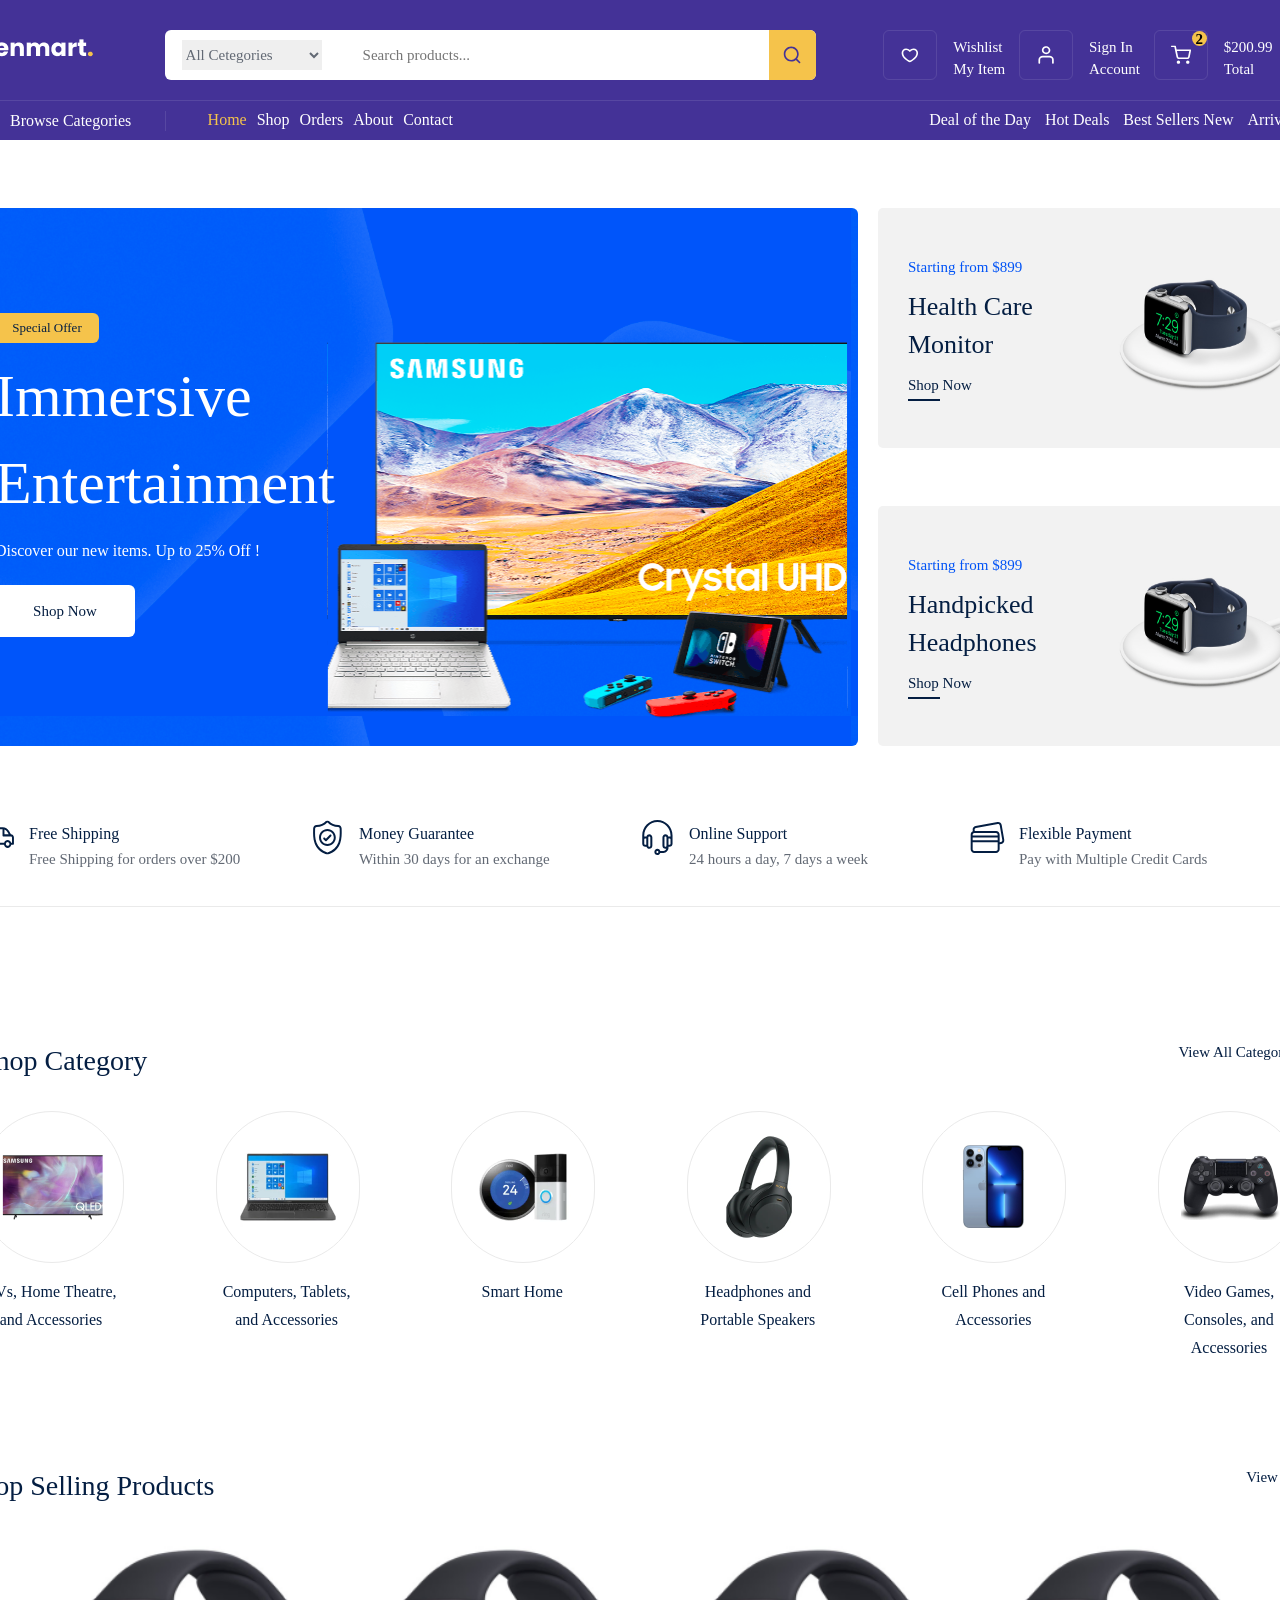
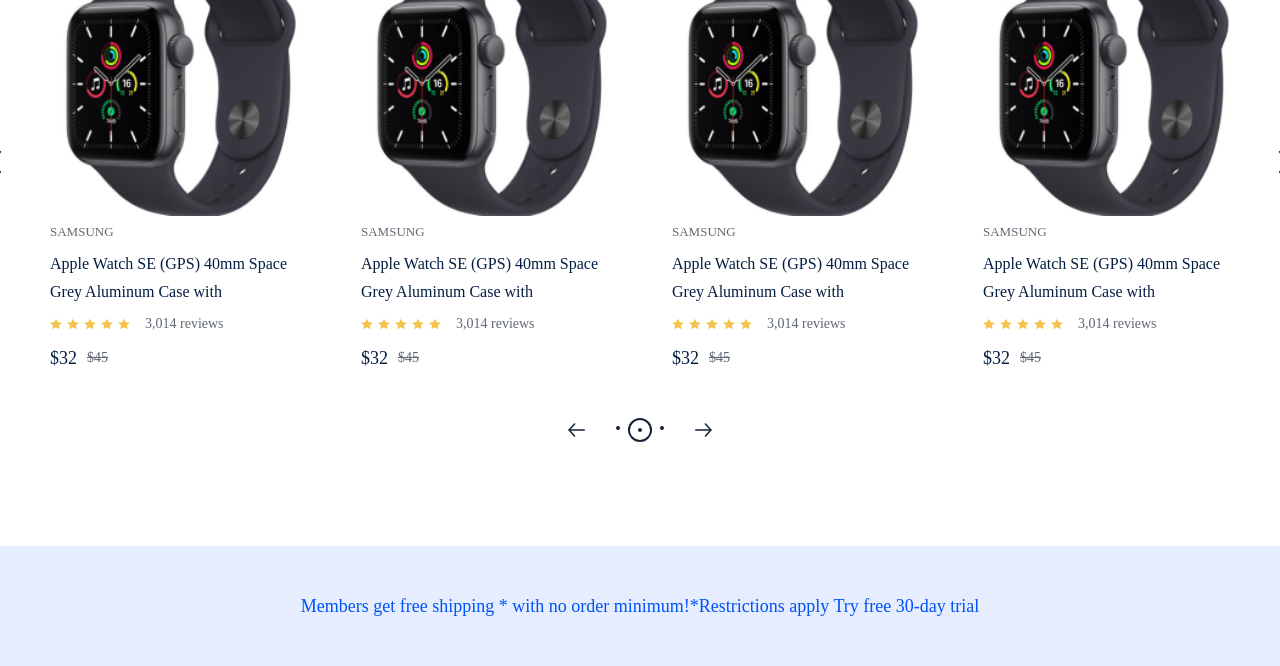
<file: mypage/index.html>
<!DOCTYPE html>
<html lang="en">
<head>
    <meta charset="UTF-8">
    <meta name="viewport" content="width=device-width, initial-scale=1.0">
    <title>Zenmart</title>
    <link rel="stylesheet" href="/public/css/command.css">
    <link rel="stylesheet" href="/public/css/home.css">
    <link rel="preconnect" href="https://fonts.googleapis.com">
    <link rel="preconnect" href="https://fonts.gstatic.com" crossorigin>
    <link href="https://fonts.googleapis.com/css2?family=Jost:ital,wght@0,100..900;1,100..900&display=swap" rel="stylesheet">
</head>
<body>
    <div class="navbar_frame">
        <div class="container">
            <div class="navbar_top">
                <a href="index.html">
                    <img src="/public/images/icons/logo.png" alt="">
                </a>

                <div class="nav_search_frame">
                    <div class="search_box">

                        <div class="category_list">
                            <select name="" id="">
                                <option value="all" selected>all cetegories</option>
                                <option value="computer"> computer</option>
                            </select>
                        </div>
                        <input type="text" placeholder="Search products...">

                    </div>
                    <div class="search_icon_box">
                        <img src="/public/images/icons/search.svg" alt="ikonka">
                    </div>

                </div>

                <div class="nav_top_menu">
                    <div class="top_menu_box">
                        <div class="box_icon_box">
                            <img src="/public/images/icons/heart.svg" alt=""> 
                        </div>
                        <div class="box_info_box">
                            <span>Wishlist</span>
                            <strong>My Item</strong>
                        </div>
                    </div>
                    <div class="top_menu_box">
                        <div class="box_icon_box">
                            <img src="/public/images/icons/profile.svg" alt=""> 
                        </div>
                        <div class="box_info_box">
                            <span>Sign In</span>
                            <strong>Account</strong>
                        </div>
                    </div>
                    <div class="top_menu_box">
                        <div class="box_icon_box">
                            <div class="basket_count">2</div>
                            <img src="/public/images/icons/shopping-cart.svg" alt=""> 
                        </div>
                        <div class="box_info_box">
                            <span>$200.99</span>
                            <strong>Total</strong>
                        </div>
                    </div>
                    <div></div>
                    <div></div>
                </div>

            </div>
            <div class="navbar_bott">
                <div class="navbat_bott_menu_box">
                    <div class="browse_box">
                        <img src="/public/images/icons/browse.svg" alt="">
                        <span>Browse Categories</span>
                    </div>
                     
                    <div class="navbar_route_menu">
                        <a href="" class="title">Home</a>
                        <a href="">Shop</a>
                        <a href="">Orders</a>
                        <a href="">About</a>
                        <a href="">Contact</a>
                    </div>

                    <div class="sorting_menu">
                        <span>Deal of the Day </span>
                        <span> Hot Deals</span>
                        <span>Best Sellers New  </span>
                        <span>  Arrivals</span>
                          
                    </div>
                </div>
            </div>
 
            <div class="home_page">
                <div class="header_frame">
                    <div class="container">
                        <div class="header_left">
                            <div class="header_content">
                                <div>
                                    Special Offer
                                </div>
                                <span>Immersive Entertainment</span>
                                <p>Discover our new items. Up to 25% Off !</p>
                                <a href="">Shop Now</a>
                                <img src="../public/images/icons/header_img.svg" alt="">
                            </div>
                        </div>
                            <div class="header_right">
                            <div class="header_box">
                                <div class="box_left">
                                    <span>Starting from $899 </span>
                                    <p>Health Care Monitor</p>
                                    <a href="">Shop Now</a>
                                    <div class="hover_border"></div>
                                </div>

                                <div class="box_right">
                                    <img src="/public/images/icons/smart_watch.svg" alt="">
                                </div>
                            </div>

                            <div class="header_box">
                                <div class="box_left">
                                    <span>Starting from $899 </span>
                                    <p>Handpicked
                                        Headphones
                                    </p>
                                    <a href="">Shop Now</a>
                                    <div class="hover_border"></div>
                                </div>

                                <div class="box_right">
                                    <img src="/public/images/icons/smart_watch.svg" alt="">
                                </div>
                            </div>

                        </div>
                    </div>
                </div>
                <div class="service_frame">
                    <div class="container">
                        <div class="service_box">
                            <img src="/public/images/icons/track.svg" alt="">
                            <div class="service_content">
                                <span>Free Shipping</span>
                                <p>Free Shipping for orders over $200</p>
                            </div>
                        </div>

                        <div class="service_box">
                            <img src="/public/images/icons/money_guarantee.svg" alt="">
                            <div class="service_content">
                                <span>Money Guarantee</span>
                                <p>Within 30 days for an exchange</p>
                            </div>
                        </div>

                        <div class="service_box">
                            <img src="/public/images/icons/support.svg" alt="">
                            <div class="service_content">
                                <span>Online Support</span>
                                <p>24 hours a day, 7 days a week</p>
                            </div>
                        </div> 

                        <div class="service_box">
                            <img src="/public/images/icons/payment.svg" alt="">
                            <div class="service_content">
                                <span>Flexible Payment</span>
                                <p>Pay with Multiple Credit Cards</p>
                            </div>
                        </div>
                    </div>
                </div>
                <!-- service frame end -->
                <div class="shop_category_frame">
                    <div class="container">
                        <div class="category_top">
                            <span>Shop Category</span>
                            <a href="">View All Categories</a>
                        </div>
                        <div class="category_wrap">
                            <div class="category_box">
                                <div class="category_img_box">
                                    <img src="/public/images/category/tv.png" alt="">
                        
                                </div>
                                    <span>TVs, Home Theatre, and Accessories</span>
                            </div>
                            <div class="category_box">
                                <div class="category_img_box">
                                    <img src="/public/images/category/computer.png" alt="">
                        
                                </div>
                                    <span>Computers, Tablets, and Accessories</span>
                            </div>
                            <div class="category_box">
                                <div class="category_img_box">
                                    <img src="/public/images/category/smart.png" alt="">
                        
                                </div>
                                    <span>Smart Home</span>
                            </div>
                            <div class="category_box">
                                <div class="category_img_box">
                                    <img src="/public/images/category/headphone.png" alt="">
                        
                                </div>
                                    <span>Headphones and Portable Speakers</span>
                            </div>
                            <div class="category_box">
                                <div class="category_img_box">
                                    <img src="/public/images/category/phone.png" alt="">
                        
                                </div>
                                    <span>Cell Phones and Accessories </span>
                            </div>
                            <div class="category_box">
                                <div class="category_img_box">
                                    <img src="/public/images/category/game.png" alt="">
                        
                                </div>
                                    <span>Video Games, Consoles, and Accessories</span>
                            </div>
                        </div>
                    </div>
                </div>
                <!-- end category -->

                <div class="selling_product_frame">
                    <div class="container">
                        <div class="category_top">
                            <span>Top selling Products</span>
                            <a href="">View All</a>
                        </div>
                        <div class="product_wrapper">
                            <div class="next_prev_box">
                                <img src="/public/images/icons/next.svg" alt="">
                            </div>
                            <div class="product_boxes">
                                <div class="product_box">
                                    <a href="">
                                        <div class="product_img_box" style="background: url(/public/images/products/watch.png); background-size: cover;">
                                            <div class="hover_box"><button>Add to</button></div>
                                        </div>
                                    </a>
                                    
                                    <div class="product_content_box">
                                        <span class="product_title">Samsung</span>
                                        <a href="">
                                            <p class="product_desc">Apple Watch SE (GPS) 40mm Space Grey Aluminum Case with</p>
                                        </a>
                                        <div class="review_box">
                                        <img src="/public/images/icons/review.svg" alt="">
                                        <img src="/public/images/icons/review.svg" alt="">
                                        <img src="/public/images/icons/review.svg" alt="">
                                        <img src="/public/images/icons/review.svg" alt="">
                                        <img src="/public/images/icons/review.svg" alt="">
                                        <span>3,014 reviews</span>
                                    </div>
                                    <div class="price_box">
                                        <strong>$32</strong>
                                        <span>$45</span>
                                    </div>
                                    </div>
                                </div>
                                <div class="product_box">
                                    <a href="">
                                        <div class="product_img_box" style="background: url(/public/images/products/watch.png); background-size: cover;">
                                            <div class="hover_box"><button>Add to</button></div>
                                        </div>
                                    </a>
                                    
                                    <div class="product_content_box">
                                        <span class="product_title">Samsung</span>
                                        <a href="">
                                            <p class="product_desc">Apple Watch SE (GPS) 40mm Space Grey Aluminum Case with</p>
                                        </a>
                                        <div class="review_box">
                                        <img src="/public/images/icons/review.svg" alt="">
                                        <img src="/public/images/icons/review.svg" alt="">
                                        <img src="/public/images/icons/review.svg" alt="">
                                        <img src="/public/images/icons/review.svg" alt="">
                                        <img src="/public/images/icons/review.svg" alt="">
                                        <span>3,014 reviews</span>
                                    </div>
                                    <div class="price_box">
                                        <strong>$32</strong>
                                        <span>$45</span>
                                    </div>
                                    </div>
                                </div>
                                <div class="product_box">
                                    <a href="">
                                        <div class="product_img_box" style="background: url(/public/images/products/watch.png); background-size: cover;">
                                            <div class="hover_box"><button>Add to</button></div>
                                        </div>
                                    </a>
                                    
                                    <div class="product_content_box">
                                        <span class="product_title">Samsung</span>
                                        <a href="">
                                            <p class="product_desc">Apple Watch SE (GPS) 40mm Space Grey Aluminum Case with</p>
                                        </a>
                                        <div class="review_box">
                                        <img src="/public/images/icons/review.svg" alt="">
                                        <img src="/public/images/icons/review.svg" alt="">
                                        <img src="/public/images/icons/review.svg" alt="">
                                        <img src="/public/images/icons/review.svg" alt="">
                                        <img src="/public/images/icons/review.svg" alt="">
                                        <span>3,014 reviews</span>
                                    </div>
                                    <div class="price_box">
                                        <strong>$32</strong>
                                        <span>$45</span>
                                    </div>
                                    </div>
                                </div>
                                <div class="product_box">
                                    <a href="">
                                        <div class="product_img_box" style="background: url(/public/images/products/watch.png); background-size: cover;">
                                            <div class="hover_box"><button>Add to</button></div>
                                        </div>
                                    </a>
                                    
                                    <div class="product_content_box">
                                        <span class="product_title">Samsung</span>
                                        <a href="">
                                            <p class="product_desc">Apple Watch SE (GPS) 40mm Space Grey Aluminum Case with</p>
                                        </a>
                                        <div class="review_box">
                                        <img src="/public/images/icons/review.svg" alt="">
                                        <img src="/public/images/icons/review.svg" alt="">
                                        <img src="/public/images/icons/review.svg" alt="">
                                        <img src="/public/images/icons/review.svg" alt="">
                                        <img src="/public/images/icons/review.svg" alt="">
                                        <span>3,014 reviews</span>
                                    </div>
                                    <div class="price_box">
                                        <strong>$32</strong>
                                        <span>$45</span>
                                    </div>
                                    </div>
                                </div>
                            </div>
                           <div class="next_prev_box" style="transform: scaleX(-1);">
                                <img src="/public/images/icons/next.svg" alt="">
                            </div>
                        </div>
                        <!-- end selling products -->
                        <div class="pagionation_box">
                            <div class="pagionation_main">
                                <img src="/public/images/icons/arrow-prev_next.svg" alt="">
                                <div class="pagionation_dot">
                                    <div class="dot">
                                        <div></div>
                                    </div>
                                    <div class="dot active">
                                        <div></div>
                                    </div>
                                    <div class="dot">
                                        <div></div>
                                    </div>
                                </div>
                                <img src="/public/images/icons/arrow-prev_next.svg" alt="" style="transform: scaleX(-1);">  
                            </div>
                        </div>
                    </div>
                </div>
                <!-- end selling -->
                 <div class="adv_frame">
                    Members get free shipping * with no order minimum!*Restrictions apply Try free 30-day trial
                 </div>
            </div>
        </div>
    </div>
</body>
</html>
</file>
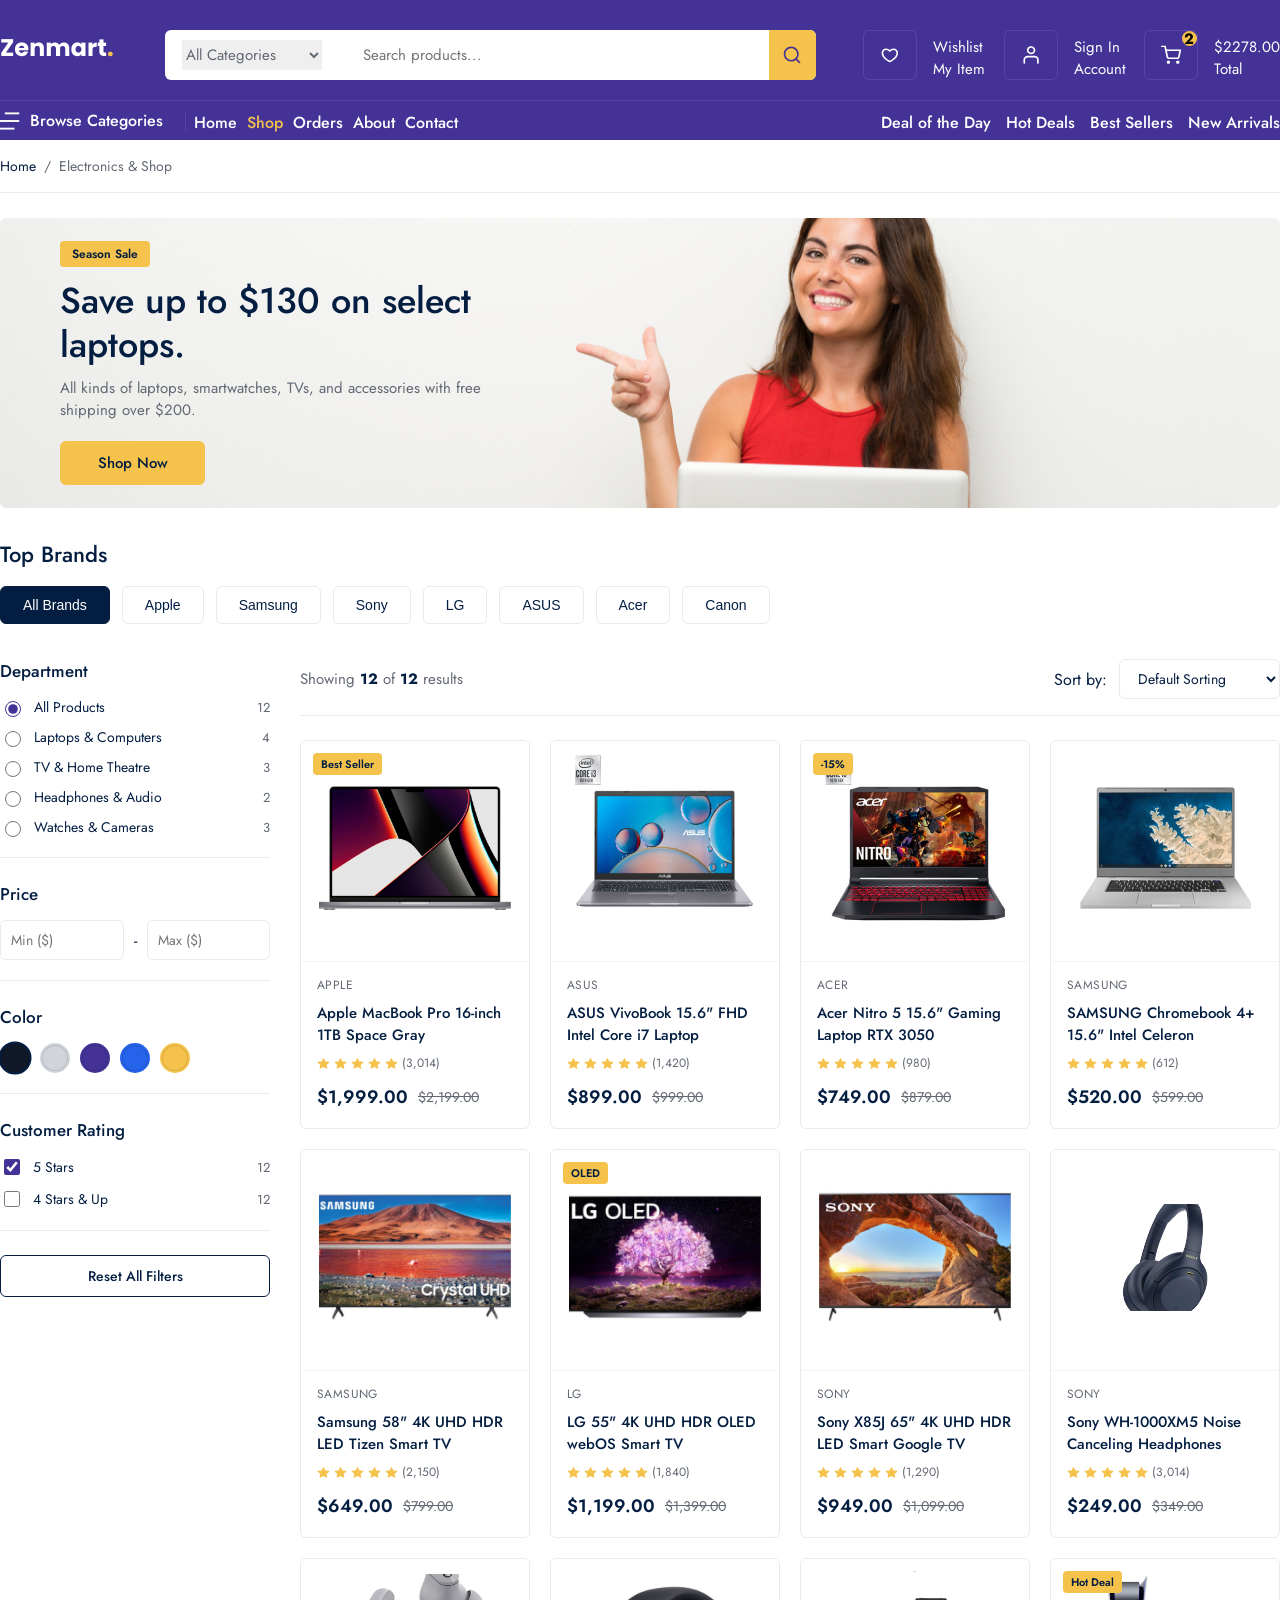
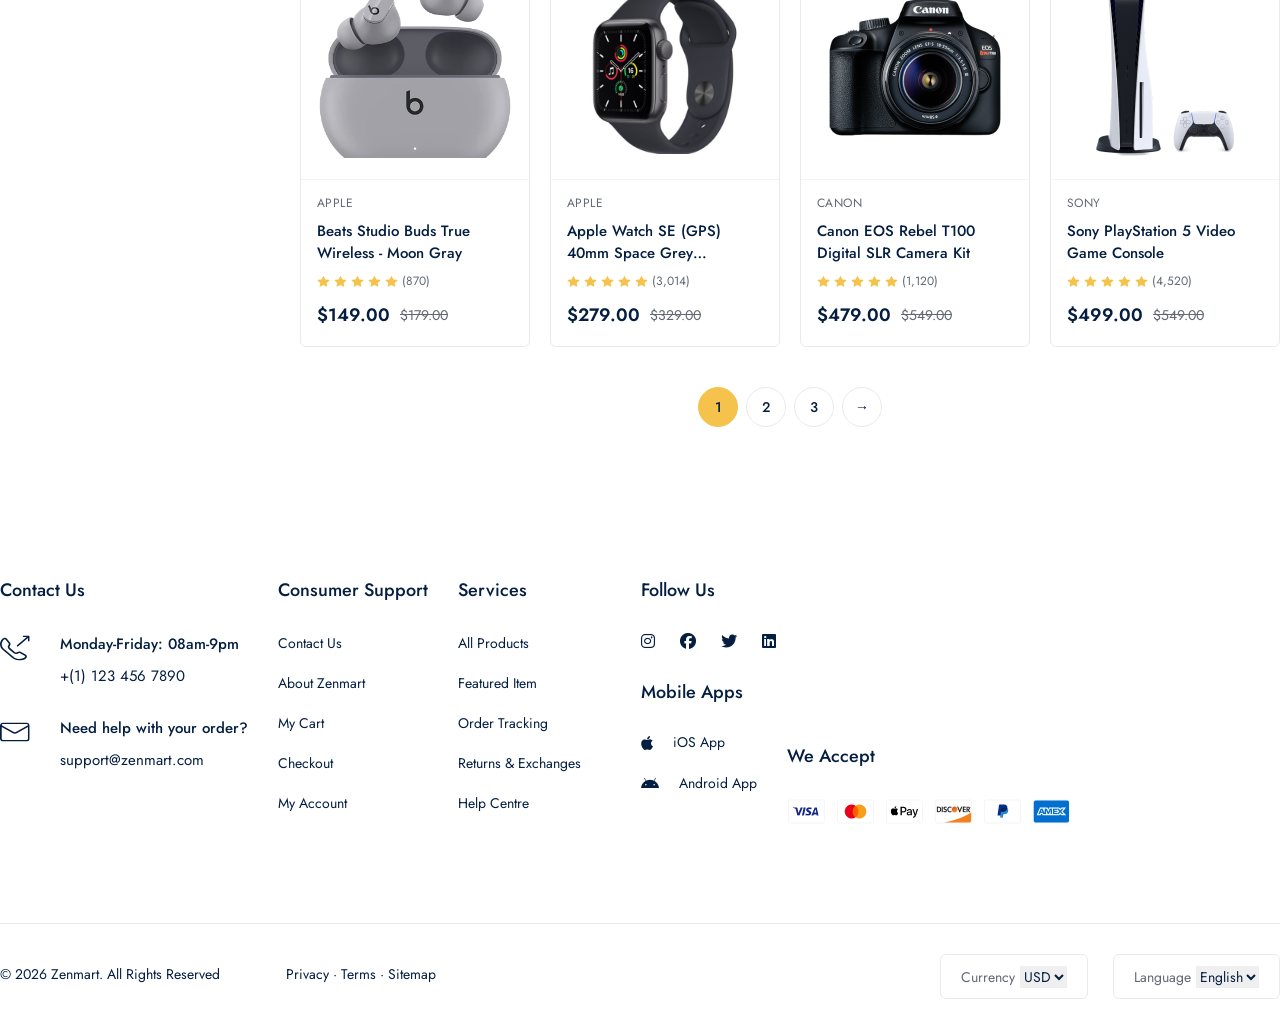
<file: product/all.html>
<!DOCTYPE html>
<html lang="en">
<head>
    <meta charset="UTF-8">
    <meta name="viewport" content="width=device-width, initial-scale=1.0">
    <title>Zenmart - Shop All Products</title>
    <link rel="stylesheet" href="../public/css/command.css">
    <link rel="stylesheet" href="../public/css/product.css">
    <link rel="preconnect" href="https://fonts.googleapis.com">
    <link rel="preconnect" href="https://fonts.gstatic.com" crossorigin>
    <link href="https://fonts.googleapis.com/css2?family=Jost:ital,wght@0,100..900;1,100..900&display=swap" rel="stylesheet">
    <link rel="stylesheet" href="https://cdnjs.cloudflare.com/ajax/libs/font-awesome/6.5.1/css/all.min.css">
</head>
<body>
    <!-- Navbar -->
    <div class="navbar_frame">
        <div class="container">
            <div class="navbar_top">
                <a href="../index.html">
                    <img src="../public/images/icons/logo.png" alt="Zenmart">
                </a>
                <div class="nav_search_frame">
                    <div class="search_box">
                        <div class="category_list">
                            <select id="navCategorySelect">
                                <option value="all" selected>All Categories</option>
                                <option value="laptops">Laptops &amp; Computers</option>
                                <option value="tv">TV &amp; Home Theatre</option>
                                <option value="headphones">Headphones</option>
                                <option value="watches">Smart Watches</option>
                            </select>
                        </div>
                        <input type="text" id="shopSearchInput" placeholder="Search products...">
                    </div>
                    <div class="search_icon_box" id="shopSearchBtn" style="cursor:pointer;">
                        <img src="../public/images/icons/search.svg" alt="Search">
                    </div>
                </div>
                <div class="nav_top_menu">
                    <a href="../order/cart.html">
                        <div class="top_menu_box">
                            <div class="box_icon_box">
                                <img src="../public/images/icons/heart.svg" alt="Wishlist">
                            </div>
                            <div class="box_info_box">
                                <span>Wishlist</span>
                                <strong>My Item</strong>
                            </div>
                        </div>
                    </a>
                    <a href="../other/login.html">
                        <div class="top_menu_box">
                            <div class="box_icon_box">
                                <img src="../public/images/icons/profile.svg" alt="Account">
                            </div>
                            <div class="box_info_box">
                                <span>Sign In</span>
                                <strong>Account</strong>
                            </div>
                        </div>
                    </a>
                    <a href="../order/cart.html">
                        <div class="top_menu_box">
                            <div class="box_icon_box">
                                <div class="basket_count" id="navBasketCount">2</div>
                                <img src="../public/images/icons/shopping-cart.svg" alt="Cart">
                            </div>
                            <div class="box_info_box">
                                <span id="navBasketTotal">$200.99</span>
                                <strong>Total</strong>
                            </div>
                        </div>
                    </a>
                </div>
            </div>
            <div class="navbar_bott">
                <div class="navbat_bott_menu_box">
                    <div class="browse_box">
                        <img src="../public/images/icons/browse.svg" alt="Browse">
                        <span>Browse Categories</span>
                    </div>
                    <div class="navbar_route_menu">
                        <a href="../index.html">Home</a>
                        <a href="all.html" class="title">Shop</a>
                        <a href="../order/cart.html">Orders</a>
                        <a href="../other/about.html">About</a>
                        <a href="../other/contact.html">Contact</a>
                    </div>
                    <div class="sorting_menu">
                        <span>Deal of the Day</span>
                        <span>Hot Deals</span>
                        <span>Best Sellers</span>
                        <span>New Arrivals</span>
                    </div>
                </div>
            </div>
        </div>
    </div>

    <!-- Main Shop Page -->
    <div class="product_page">
        <div class="breadcrumb_frame">
            <div class="container">
                <a href="../index.html">Home</a>
                <span>/</span>
                <span class="current">Electronics &amp; Shop</span>
            </div>
        </div>

        <div class="shop_banner_frame">
            <div class="container">
                <div class="shop_banner_box">
                    <span class="tag">Season Sale</span>
                    <h1>Save up to $130 on select laptops.</h1>
                    <p>All kinds of laptops, smartwatches, TVs, and accessories with free shipping over $200.</p>
                    <a href="#productGrid" class="btn_shop">Shop Now</a>
                </div>
            </div>
        </div>

        <div class="brands_bar">
            <div class="container">
                <div class="brands_title">Top Brands</div>
                <div class="brands_list">
                    <button class="brand_pill active" data-brand="all">All Brands</button>
                    <button class="brand_pill" data-brand="Apple">Apple</button>
                    <button class="brand_pill" data-brand="Samsung">Samsung</button>
                    <button class="brand_pill" data-brand="Sony">Sony</button>
                    <button class="brand_pill" data-brand="LG">LG</button>
                    <button class="brand_pill" data-brand="ASUS">ASUS</button>
                    <button class="brand_pill" data-brand="Acer">Acer</button>
                    <button class="brand_pill" data-brand="Canon">Canon</button>
                </div>
            </div>
        </div>

        <div class="shop_main_frame">
            <div class="container">
                <!-- Sidebar -->
                <aside class="shop_sidebar">
                    <div class="filter_group">
                        <div class="filter_header">
                            <span>Department</span>
                        </div>
                        <div class="filter_options">
                            <div class="filter_option">
                                <label><input type="radio" name="category" value="all" checked> All Products</label>
                                <span class="count">12</span>
                            </div>
                            <div class="filter_option">
                                <label><input type="radio" name="category" value="laptops"> Laptops &amp; Computers</label>
                                <span class="count">4</span>
                            </div>
                            <div class="filter_option">
                                <label><input type="radio" name="category" value="tv"> TV &amp; Home Theatre</label>
                                <span class="count">3</span>
                            </div>
                            <div class="filter_option">
                                <label><input type="radio" name="category" value="headphones"> Headphones &amp; Audio</label>
                                <span class="count">2</span>
                            </div>
                            <div class="filter_option">
                                <label><input type="radio" name="category" value="watches"> Watches &amp; Cameras</label>
                                <span class="count">3</span>
                            </div>
                        </div>
                    </div>

                    <div class="filter_group">
                        <div class="filter_header">
                            <span>Price</span>
                        </div>
                        <div class="price_inputs">
                            <input type="number" id="minPrice" placeholder="Min ($)" min="0">
                            <span>-</span>
                            <input type="number" id="maxPrice" placeholder="Max ($)" min="0">
                        </div>
                    </div>

                    <div class="filter_group">
                        <div class="filter_header">
                            <span>Color</span>
                        </div>
                        <div class="color_swatches">
                            <div class="color_swatch active" style="background:#111827;" title="Black"></div>
                            <div class="color_swatch" style="background:#d1d5db;" title="Silver"></div>
                            <div class="color_swatch" style="background:#443297;" title="Purple"></div>
                            <div class="color_swatch" style="background:#2563eb;" title="Blue"></div>
                            <div class="color_swatch" style="background:#f5c34b;" title="Gold"></div>
                        </div>
                    </div>

                    <div class="filter_group">
                        <div class="filter_header">
                            <span>Customer Rating</span>
                        </div>
                        <div class="filter_options">
                            <div class="filter_option">
                                <label><input type="checkbox" checked> 5 Stars</label>
                                <span class="count">12</span>
                            </div>
                            <div class="filter_option">
                                <label><input type="checkbox"> 4 Stars &amp; Up</label>
                                <span class="count">12</span>
                            </div>
                        </div>
                    </div>

                    <button class="filter_reset_btn" id="resetFiltersBtn">Reset All Filters</button>
                </aside>

                <!-- Product Grid -->
                <main class="shop_content">
                    <div class="shop_toolbar">
                        <div class="shop_result_count">Showing <strong id="visibleCount">12</strong> of <strong>12</strong> results</div>
                        <div class="shop_sort_box">
                            <span>Sort by:</span>
                            <select id="sortSelect">
                                <option value="default">Default Sorting</option>
                                <option value="price-asc">Price: Low to High</option>
                                <option value="price-desc">Price: High to Low</option>
                            </select>
                        </div>
                    </div>

                    <div class="all_products_grid" id="productGrid">
                        <!-- Product 1 -->
                        <div class="shop_product_card" data-category="laptops" data-brand="Apple" data-price="1999">
                            <div class="shop_card_img">
                                <span class="shop_card_badge">Best Seller</span>
                                <a href="chosenproduct.html"><img src="../public/images/products/macbook_16.png" alt="Apple MacBook Pro 16"></a>
                                <div class="shop_card_actions">
                                    <button class="btn_add_cart_sm" data-id="macbook-16" data-name="Apple MacBook Pro 16-inch M2 Max" data-price="1999" data-img="../public/images/products/macbook_16.png">Add to Cart</button>
                                </div>
                            </div>
                            <div class="shop_card_body">
                                <span class="shop_card_brand">Apple</span>
                                <a href="chosenproduct.html" class="shop_card_title">Apple MacBook Pro 16-inch 1TB Space Gray</a>
                                <div class="shop_card_reviews">
                                    <img src="../public/images/icons/review.svg" alt=""><img src="../public/images/icons/review.svg" alt=""><img src="../public/images/icons/review.svg" alt=""><img src="../public/images/icons/review.svg" alt=""><img src="../public/images/icons/review.svg" alt="">
                                    <span>(3,014)</span>
                                </div>
                                <div class="shop_card_price"><strong>$1,999.00</strong><span>$2,199.00</span></div>
                            </div>
                        </div>

                        <!-- Product 2 -->
                        <div class="shop_product_card" data-category="laptops" data-brand="ASUS" data-price="899">
                            <div class="shop_card_img">
                                <a href="chosenproduct.html"><img src="../public/images/products/asus_laptop.png" alt="ASUS VivoBook"></a>
                                <div class="shop_card_actions">
                                    <button class="btn_add_cart_sm" data-id="asus-laptop" data-name="ASUS VivoBook 15.6 FHD Laptop" data-price="899" data-img="../public/images/products/asus_laptop.png">Add to Cart</button>
                                </div>
                            </div>
                            <div class="shop_card_body">
                                <span class="shop_card_brand">ASUS</span>
                                <a href="chosenproduct.html" class="shop_card_title">ASUS VivoBook 15.6" FHD Intel Core i7 Laptop</a>
                                <div class="shop_card_reviews">
                                    <img src="../public/images/icons/review.svg" alt=""><img src="../public/images/icons/review.svg" alt=""><img src="../public/images/icons/review.svg" alt=""><img src="../public/images/icons/review.svg" alt=""><img src="../public/images/icons/review.svg" alt="">
                                    <span>(1,420)</span>
                                </div>
                                <div class="shop_card_price"><strong>$899.00</strong><span>$999.00</span></div>
                            </div>
                        </div>

                        <!-- Product 3 -->
                        <div class="shop_product_card" data-category="laptops" data-brand="Acer" data-price="749">
                            <div class="shop_card_img">
                                <span class="shop_card_badge">-15%</span>
                                <a href="chosenproduct.html"><img src="../public/images/products/nitro_laptop.png" alt="Acer Nitro 5"></a>
                                <div class="shop_card_actions">
                                    <button class="btn_add_cart_sm" data-id="acer-nitro" data-name="Acer Nitro 5 Gaming Laptop" data-price="749" data-img="../public/images/products/nitro_laptop.png">Add to Cart</button>
                                </div>
                            </div>
                            <div class="shop_card_body">
                                <span class="shop_card_brand">Acer</span>
                                <a href="chosenproduct.html" class="shop_card_title">Acer Nitro 5 15.6" Gaming Laptop RTX 3050</a>
                                <div class="shop_card_reviews">
                                    <img src="../public/images/icons/review.svg" alt=""><img src="../public/images/icons/review.svg" alt=""><img src="../public/images/icons/review.svg" alt=""><img src="../public/images/icons/review.svg" alt=""><img src="../public/images/icons/review.svg" alt="">
                                    <span>(980)</span>
                                </div>
                                <div class="shop_card_price"><strong>$749.00</strong><span>$879.00</span></div>
                            </div>
                        </div>

                        <!-- Product 4 -->
                        <div class="shop_product_card" data-category="laptops" data-brand="Sony" data-price="520">
                            <div class="shop_card_img">
                                <a href="chosenproduct.html"><img src="../public/images/products/sony_notebook.png" alt="Chromebook"></a>
                                <div class="shop_card_actions">
                                    <button class="btn_add_cart_sm" data-id="sony-notebook" data-name="SAMSUNG Chromebook 4+ 15.6" data-price="520" data-img="../public/images/products/sony_notebook.png">Add to Cart</button>
                                </div>
                            </div>
                            <div class="shop_card_body">
                                <span class="shop_card_brand">Samsung</span>
                                <a href="chosenproduct.html" class="shop_card_title">SAMSUNG Chromebook 4+ 15.6" Intel Celeron</a>
                                <div class="shop_card_reviews">
                                    <img src="../public/images/icons/review.svg" alt=""><img src="../public/images/icons/review.svg" alt=""><img src="../public/images/icons/review.svg" alt=""><img src="../public/images/icons/review.svg" alt=""><img src="../public/images/icons/review.svg" alt="">
                                    <span>(612)</span>
                                </div>
                                <div class="shop_card_price"><strong>$520.00</strong><span>$599.00</span></div>
                            </div>
                        </div>

                        <!-- Product 5 -->
                        <div class="shop_product_card" data-category="tv" data-brand="Samsung" data-price="649">
                            <div class="shop_card_img">
                                <a href="chosenproduct.html"><img src="../public/images/products/samsung_tv.png" alt="Samsung 58 TV"></a>
                                <div class="shop_card_actions">
                                    <button class="btn_add_cart_sm" data-id="samsung-tv" data-name="Samsung 58 4K UHD Smart TV" data-price="649" data-img="../public/images/products/samsung_tv.png">Add to Cart</button>
                                </div>
                            </div>
                            <div class="shop_card_body">
                                <span class="shop_card_brand">Samsung</span>
                                <a href="chosenproduct.html" class="shop_card_title">Samsung 58" 4K UHD HDR LED Tizen Smart TV</a>
                                <div class="shop_card_reviews">
                                    <img src="../public/images/icons/review.svg" alt=""><img src="../public/images/icons/review.svg" alt=""><img src="../public/images/icons/review.svg" alt=""><img src="../public/images/icons/review.svg" alt=""><img src="../public/images/icons/review.svg" alt="">
                                    <span>(2,150)</span>
                                </div>
                                <div class="shop_card_price"><strong>$649.00</strong><span>$799.00</span></div>
                            </div>
                        </div>

                        <!-- Product 6 -->
                        <div class="shop_product_card" data-category="tv" data-brand="LG" data-price="1199">
                            <div class="shop_card_img">
                                <span class="shop_card_badge">OLED</span>
                                <a href="chosenproduct.html"><img src="../public/images/products/LG-OLED.png" alt="LG OLED TV"></a>
                                <div class="shop_card_actions">
                                    <button class="btn_add_cart_sm" data-id="lg-oled" data-name="LG 55 4K UHD OLED Smart TV" data-price="1199" data-img="../public/images/products/LG-OLED.png">Add to Cart</button>
                                </div>
                            </div>
                            <div class="shop_card_body">
                                <span class="shop_card_brand">LG</span>
                                <a href="chosenproduct.html" class="shop_card_title">LG 55" 4K UHD HDR OLED webOS Smart TV</a>
                                <div class="shop_card_reviews">
                                    <img src="../public/images/icons/review.svg" alt=""><img src="../public/images/icons/review.svg" alt=""><img src="../public/images/icons/review.svg" alt=""><img src="../public/images/icons/review.svg" alt=""><img src="../public/images/icons/review.svg" alt="">
                                    <span>(1,840)</span>
                                </div>
                                <div class="shop_card_price"><strong>$1,199.00</strong><span>$1,399.00</span></div>
                            </div>
                        </div>

                        <!-- Product 7 -->
                        <div class="shop_product_card" data-category="tv" data-brand="Sony" data-price="949">
                            <div class="shop_card_img">
                                <a href="chosenproduct.html"><img src="../public/images/products/SONY-TV.png" alt="Sony Bravia"></a>
                                <div class="shop_card_actions">
                                    <button class="btn_add_cart_sm" data-id="sony-tv" data-name="Sony X85J 65 4K Smart Google TV" data-price="949" data-img="../public/images/products/SONY-TV.png">Add to Cart</button>
                                </div>
                            </div>
                            <div class="shop_card_body">
                                <span class="shop_card_brand">Sony</span>
                                <a href="chosenproduct.html" class="shop_card_title">Sony X85J 65" 4K UHD HDR LED Smart Google TV</a>
                                <div class="shop_card_reviews">
                                    <img src="../public/images/icons/review.svg" alt=""><img src="../public/images/icons/review.svg" alt=""><img src="../public/images/icons/review.svg" alt=""><img src="../public/images/icons/review.svg" alt=""><img src="../public/images/icons/review.svg" alt="">
                                    <span>(1,290)</span>
                                </div>
                                <div class="shop_card_price"><strong>$949.00</strong><span>$1,099.00</span></div>
                            </div>
                        </div>

                        <!-- Product 8 -->
                        <div class="shop_product_card" data-category="headphones" data-brand="Sony" data-price="249">
                            <div class="shop_card_img">
                                <a href="chosenproduct.html"><img src="../public/images/products/sony_headphone.png" alt="Sony Headphones"></a>
                                <div class="shop_card_actions">
                                    <button class="btn_add_cart_sm" data-id="sony-wh" data-name="Sony WH-1000XM5 Wireless Headphones" data-price="249" data-img="../public/images/products/sony_headphone.png">Add to Cart</button>
                                </div>
                            </div>
                            <div class="shop_card_body">
                                <span class="shop_card_brand">Sony</span>
                                <a href="chosenproduct.html" class="shop_card_title">Sony WH-1000XM5 Noise Canceling Headphones</a>
                                <div class="shop_card_reviews">
                                    <img src="../public/images/icons/review.svg" alt=""><img src="../public/images/icons/review.svg" alt=""><img src="../public/images/icons/review.svg" alt=""><img src="../public/images/icons/review.svg" alt=""><img src="../public/images/icons/review.svg" alt="">
                                    <span>(3,014)</span>
                                </div>
                                <div class="shop_card_price"><strong>$249.00</strong><span>$349.00</span></div>
                            </div>
                        </div>

                        <!-- Product 9 -->
                        <div class="shop_product_card" data-category="headphones" data-brand="Apple" data-price="149">
                            <div class="shop_card_img">
                                <a href="chosenproduct.html"><img src="../public/images/products/headphone_big.png" alt="Beats Studio Buds"></a>
                                <div class="shop_card_actions">
                                    <button class="btn_add_cart_sm" data-id="beats-buds" data-name="Beats Studio Buds Moon Gray" data-price="149" data-img="../public/images/products/headphone_big.png">Add to Cart</button>
                                </div>
                            </div>
                            <div class="shop_card_body">
                                <span class="shop_card_brand">Apple</span>
                                <a href="chosenproduct.html" class="shop_card_title">Beats Studio Buds True Wireless - Moon Gray</a>
                                <div class="shop_card_reviews">
                                    <img src="../public/images/icons/review.svg" alt=""><img src="../public/images/icons/review.svg" alt=""><img src="../public/images/icons/review.svg" alt=""><img src="../public/images/icons/review.svg" alt=""><img src="../public/images/icons/review.svg" alt="">
                                    <span>(870)</span>
                                </div>
                                <div class="shop_card_price"><strong>$149.00</strong><span>$179.00</span></div>
                            </div>
                        </div>

                        <!-- Product 10 -->
                        <div class="shop_product_card" data-category="watches" data-brand="Apple" data-price="279">
                            <div class="shop_card_img">
                                <a href="chosenproduct.html"><img src="../public/images/products/watch.png" alt="Apple Watch SE"></a>
                                <div class="shop_card_actions">
                                    <button class="btn_add_cart_sm" data-id="apple-watch-se" data-name="Apple Watch SE GPS 40mm" data-price="279" data-img="../public/images/products/watch.png">Add to Cart</button>
                                </div>
                            </div>
                            <div class="shop_card_body">
                                <span class="shop_card_brand">Apple</span>
                                <a href="chosenproduct.html" class="shop_card_title">Apple Watch SE (GPS) 40mm Space Grey Aluminum</a>
                                <div class="shop_card_reviews">
                                    <img src="../public/images/icons/review.svg" alt=""><img src="../public/images/icons/review.svg" alt=""><img src="../public/images/icons/review.svg" alt=""><img src="../public/images/icons/review.svg" alt=""><img src="../public/images/icons/review.svg" alt="">
                                    <span>(3,014)</span>
                                </div>
                                <div class="shop_card_price"><strong>$279.00</strong><span>$329.00</span></div>
                            </div>
                        </div>

                        <!-- Product 11 -->
                        <div class="shop_product_card" data-category="watches" data-brand="Canon" data-price="479">
                            <div class="shop_card_img">
                                <a href="chosenproduct.html"><img src="../public/images/products/canon_camera.png" alt="Canon EOS"></a>
                                <div class="shop_card_actions">
                                    <button class="btn_add_cart_sm" data-id="canon-t100" data-name="Canon EOS Rebel T100 DSLR Camera" data-price="479" data-img="../public/images/products/canon_camera.png">Add to Cart</button>
                                </div>
                            </div>
                            <div class="shop_card_body">
                                <span class="shop_card_brand">Canon</span>
                                <a href="chosenproduct.html" class="shop_card_title">Canon EOS Rebel T100 Digital SLR Camera Kit</a>
                                <div class="shop_card_reviews">
                                    <img src="../public/images/icons/review.svg" alt=""><img src="../public/images/icons/review.svg" alt=""><img src="../public/images/icons/review.svg" alt=""><img src="../public/images/icons/review.svg" alt=""><img src="../public/images/icons/review.svg" alt="">
                                    <span>(1,120)</span>
                                </div>
                                <div class="shop_card_price"><strong>$479.00</strong><span>$549.00</span></div>
                            </div>
                        </div>

                        <!-- Product 12 -->
                        <div class="shop_product_card" data-category="watches" data-brand="Sony" data-price="499">
                            <div class="shop_card_img">
                                <span class="shop_card_badge">Hot Deal</span>
                                <a href="chosenproduct.html"><img src="../public/images/products/sony_playstation.png" alt="PlayStation 5"></a>
                                <div class="shop_card_actions">
                                    <button class="btn_add_cart_sm" data-id="ps5-console" data-name="Sony PlayStation 5 Video Game Console" data-price="499" data-img="../public/images/products/sony_playstation.png">Add to Cart</button>
                                </div>
                            </div>
                            <div class="shop_card_body">
                                <span class="shop_card_brand">Sony</span>
                                <a href="chosenproduct.html" class="shop_card_title">Sony PlayStation 5 Video Game Console</a>
                                <div class="shop_card_reviews">
                                    <img src="../public/images/icons/review.svg" alt=""><img src="../public/images/icons/review.svg" alt=""><img src="../public/images/icons/review.svg" alt=""><img src="../public/images/icons/review.svg" alt=""><img src="../public/images/icons/review.svg" alt="">
                                    <span>(4,520)</span>
                                </div>
                                <div class="shop_card_price"><strong>$499.00</strong><span>$549.00</span></div>
                            </div>
                        </div>
                    </div>

                    <div class="shop_pagination">
                        <button class="page_btn active">1</button>
                        <button class="page_btn">2</button>
                        <button class="page_btn">3</button>
                        <button class="page_btn">&rarr;</button>
                    </div>
                </main>
            </div>
        </div>
    </div>

    <!-- Footer -->
    <div class="footer_frame">
        <div class="container">
            <div class="footer_top">
                <div class="footer_contact_box">
                    <span class="footer_contact_title">Contact Us</span>
                    <div class="footer_contact_main">
                        <img src="../public/images/icons/phone-call.svg" alt="">
                        <div>
                            <strong>Monday-Friday: 08am-9pm</strong>
                            <span>+(1) 123 456 7890</span>
                        </div>
                    </div>
                    <div class="footer_contact_main">
                        <img src="../public/images/icons/email.svg" alt="">
                        <div>
                            <strong>Need help with your order?</strong>
                            <span>support@zenmart.com</span>
                        </div>
                    </div>
                </div>
                <div class="footer_support_box">
                    <span class="footer_contact_title">Consumer Support</span>
                    <a href="../other/contact.html">Contact Us</a>
                    <a href="../other/about.html">About Zenmart</a>
                    <a href="../order/cart.html">My Cart</a>
                    <a href="../order/checkout.html">Checkout</a>
                    <a href="../other/login.html">My Account</a>
                </div>
                <div class="footer_support_box">
                    <span class="footer_contact_title">Services</span>
                    <a href="all.html">All Products</a>
                    <a href="chosenproduct.html">Featured Item</a>
                    <a href="../order/received.html">Order Tracking</a>
                    <a href="../other/about.html">Returns &amp; Exchanges</a>
                    <a href="../other/contact.html">Help Centre</a>
                </div>
                <div class="footer_media_box">
                    <div class="footer_media_main">
                        <span class="footer_contact_title">Follow Us</span>
                        <div>
                            <i class="fa-brands fa-instagram"></i>
                            <i class="fa-brands fa-facebook"></i>
                            <i class="fa-brands fa-twitter"></i>
                            <i class="fa-brands fa-linkedin"></i>
                        </div>
                    </div>
                    <div class="footer_media_main" style="margin-top: 30px;">
                        <span class="footer_contact_title">Mobile Apps</span>
                        <div class="mobile_app_box">
                            <i class="fa-brands fa-apple"></i>
                            <span>iOS App</span>
                        </div>
                        <div class="mobile_app_box">
                            <i class="fa-brands fa-android"></i>
                            <span>Android App</span>
                        </div>
                    </div>
                </div>
                <div class="footer_media_box" style="justify-content: flex-end; position:absolute; bottom: 175px; right: 200px;">
                    <div class="footer_media_main">
                        <span class="footer_contact_title">We Accept</span>
                        <div class="cart_box">
                            <img src="../public/images/icons/visa.png" alt="Visa">
                            <img src="../public/images/icons/master_card.png" alt="Mastercard">
                            <img src="../public/images/icons/apple_pay.png" alt="Apple Pay">
                            <img src="../public/images/icons/dicvover.png" alt="Discover">
                            <img src="../public/images/icons/paypal.png" alt="PayPal">
                            <img src="../public/images/icons/amex.png" alt="Amex">
                        </div>
                    </div>
                </div>
            </div>
            <div class="footer_bottom">
                <div class="footer_main">
                    <div class="footer_bottom_left">
                        <span>© 2026 Zenmart. All Rights Reserved</span>
                        <span style="margin-left: 66px;">Privacy · Terms · Sitemap</span>
                    </div>
                    <div class="footer_bottom_right">
                        <div class="footer_select_box">
                            <span>Currency</span>
                            <select><option value="usd" selected>USD</option></select>
                        </div>
                        <div class="footer_select_box" style="margin-left: 25px;">
                            <span>Language</span>
                            <select><option value="en" selected>English</option></select>
                        </div>
                    </div>
                </div>
            </div>
        </div>
    </div>

    <script src="../public/js/main.js"></script>
</body>
</html>
</file>
<file: public/css/command.css>
:root{
    --font: var(--font);
 }
 
 html, body{
    padding-bottom: 60px;
    margin: 0;
    padding: 0;
    
  }
  a{
    text-decoration: none;
  }
  p{
    margin: 0;
  }
  .container{
    position: relative;
    width: 1320px;
    height: auto;
    display: flex;
  
  }
  /* navbar */
  .navbar_frame{
    position: relative;
    width: 100%;
    height: 140px;
    background-color: rgba(68, 50, 151, 1);
    display: flex;
    flex-direction: row;
    justify-content: center;
}
.navbar_frame .container{
    position: relative;
    width: 1320px;
    height:auto;
    display: flex;
    flex-direction: row;
    justify-content: space-between;
    padding: 30px 0 14px;
    flex-direction: column;
    
    
}
.navbar_frame .container .navbar_top{
    width: 100%;
    height: 50px;
    display: flex;
    flex-direction: row;
    justify-content: space-between;
    
}
.navbar_frame .navbar_top .nav_search_frame{
    width: 651px;
    height: 50px;
    border-radius: 6px;
    display: flex;
    flex-direction: row;
    background: rgba(255, 255, 255, 1);
}
.navbar_frame .nav_search_frame .search_box{
    display: flex;
    flex-direction: row;
    align-items: center;
    padding: 10px 17px;
}
.navbar_frame .category_list select{
    width: 140px; 
    height: 30px;
    border: none;
    outline: none;
    color: rgba(98, 105, 116, 1);
    font-family: var(--font);
    font-style: Regular;
    font-size: 15px;
    font-weight: 400;
    line-height: 22px;
    text-align: left;
    text-transform: capitalize;
}
.search_box .category_list{
    /* categories */
    width: 166px; 
    height: 30px;
    border-right: 1px solid rgba(255, 255, 255, 1);
}
.navbar_frame .search_box input{
    /* Search products… */
    margin-left: 12px;
    width: 387px;
    height: 22px;
    border: none;
    outline: none;
    color: rgba(98, 105, 116, 1);
    font-family: var(--font);
    font-style: Regular;
    font-size: 15px;
    font-weight: 400;
    line-height: 22px;
    letter-spacing: 0%;
    text-align: left;
}
.navbar_frame .nav_search_frame .search_icon_box{
    /* Rectangle 4 */
    width: 49.81px;
    height: 50px;
    display: flex;
    justify-content: center;
    align-items: center;
    border-radius: 0px 6px 6px 0px;
    background: rgba(245, 195, 75, 1);
}
.navbar_frame .navbar_top .nav_top_menu{
    /* right-box */
    
    width: 416.87px;
    height: 50px;
    display: flex;
    flex-direction: row;
    justify-content: space-between;
}
.navbar_frame .nav_top_menu .top_menu_box{
    display: flex;
    flex-direction: row;
}
.navbar_frame .top_menu_box .box_icon_box{
    /* Rectangle 5 */
    position: relative;
    width: 54px;
    height: 50px;
    box-sizing: border-box;
    border: 1px solid rgba(255, 255, 255, 0.1);
    border-radius: 6px;
    display: flex;
    justify-content: center;
    align-items: center;
}
.navbar_frame .box_icon_box img{
    width: 22px;
    height: 22px;

}
.navbar_frame .top_menu_box .box_info_box{
    display: flex;
    flex-direction: column;
    margin-left: 16px;
    justify-content: flex-end;
}
.navbar_frame .box_info_box span{
    color: rgba(255, 255, 255, 1);
    font-family: var(--font);
    font-style: Regular;
    font-size: 15px;
    font-weight: 400;
    line-height: 22px;
    letter-spacing: 0%;
    text-align: left;
}
.navbar_frame .box_info_box strong{
    color: rgba(255, 255, 255, 1);
    : var(--font);
    font-style: Regular;
    font-size: 15px;
    font-weight: 400;
    line-height: 22px;
    letter-spacing: 0%;
    text-align: left;
}
.navbar_frame .box_icon_box .basket_count{
    position: absolute;
    top: 0;
    right: 0;
    width: 15px;
    height: 15px;
    background-color: rgba(245, 195, 75, 1);
    border-radius: 50%;
    color: black;
    display: flex;
    justify-content: center;
    align-items: center;
    font-family: var(--font);
    font-style: Bold;
    font-size: 15px;
    font-weight: 700;
    line-height: 22px;
    letter-spacing: 0%;
    text-align: left;

}
.navbar_frame .container .navbar_bott{
    border-top: 1px solid #5747a2;
    margin-top: 20px;

}
.navbar_frame .navbar_bott .navbat_bott_menu_box{
    margin-top: 10px;
    height: 20px;
    display: flex;
    flex-direction: row;
    justify-content: space-between;
}
.navbar_frame .navbar_bott .browse_box{
    width: 185px;
    display: flex;
    flex-direction: row;
    align-items: center;
    border-right: 1px solid #5747a2;
}
.navbar_frame .browse_box img{
    width: 20px;
    height: 18px;
}
.navbar_frame .browse_box span{
    color: rgba(255, 255, 255, 1);
    margin-left: 10px;
    font-family: var(--font);
    font-style: Medium;
    font-size: 16px;
    font-weight: 500;
    line-height: 28px;
    letter-spacing: 0%;
    text-align: left;
}
.navbar_frame .navbat_bott_menu_box .navbar_route_menu{
    width: 670px;
    display: flex;
    flex-direction: row;
}
.navbar_frame .navbar_route_menu a{
    font-family: var(--font);
    font-style: Medium;
    font-size: 16px;
    font-weight: 500;
    color: #fff;
    margin-right: 10px;
}
.navbar_frame .navbar_route_menu a.title{
    color: #f5c34b;
}
.navbar_frame .sorting_menu span{
    margin-left: 10px;
    color: rgba(255, 255, 255, 1);
    font-family: var(--font);
    font-style: Medium;
    font-size: 16px;
    font-weight: 500;

}
/* footer section */
 
.footer_frame{
    position: relative;
    background:  rgba(255, 255, 255, 1);
    width: 100%;
    height: auto;
    padding: 90px 0 20px;
    display: flex;
    flex-direction: row;
    justify-content: center;
}
.footer_frame .footer_contact_title{
    color: rgba(4, 30, 66, 1);
    margin-bottom: 30px;
    font-family: var(--font);
    font-style: Medium;
    font-size: 18px;
    font-weight: 500;
    line-height: 26px;
    letter-spacing: 0%;
    text-align: left;
    display: flex;
}
.footer_frame .container{
    flex-direction: column;

}
.footer_frame .footer_top{
    display: flex;
    flex-direction: row;
}
.footer_frame .footer_top .footer_contact_main{
    display: flex;
    flex-direction: row;
    margin-bottom: 30px;
    
}
.footer_frame .footer_contact_main img{
    width: 30px;
    height: 30px;
}
.footer_frame .footer_contact_main div{
    display: flex;
    flex-direction: column;
    margin-left: 30px;
}
.footer_frame .footer_contact_main div strong{
    color: rgba(4, 30, 66, 1);

    font-family: var(--font);;
    font-style: Medium;
    font-size: 15px;
    font-weight: 500;
    line-height: 22px;
    letter-spacing: 0%;
    text-align: left;
}
.footer_frame .footer_contact_main div span{
    margin-top: 10px;
    color: rgba(4, 30, 66, 1);

    font-family: var(--font);
    font-style: Regular;
    font-size: 15px;
    font-weight: 400;
    line-height: 22px;
    letter-spacing: 0%;
    text-align: left;
}
.footer_frame .footer_support_box{
    display: flex;
    flex-direction: column;
    margin-left: 30px;
}
.footer_support_box a{
    color: rgba(4, 30, 66, 1);

    font-family: var(--font);
    font-style: Regular;
    font-size: 14px;
    font-weight: 400;
    margin-bottom: 20px;
}
.footer_frame .footer_media_box{
    margin-left: 60px;
    display: flex;
    flex-direction: column;

}
.footer_frame .footer_media_box .footer_media_main{
    display: flex;
    flex-direction: column;
}
.footer_frame .footer_media_main div{
    display: flex;
    flex-direction: row;
}
.footer_frame .footer_media_main div i{
    margin-right:25px;
}
.footer_frame .footer_media_main .mobile_app_box{
    margin-bottom: 25px;
}
.footer_frame .footer_media_main .mobile_app_box span{
    color: rgba(4, 30, 66, 1);

    font-family: var(--font);
    font-style: Regular;
    font-size: 14px;
    font-weight: 400;
    line-height: 15px;

}
.footer_frame .footer_media_main .mobile_app_box i{
    margin-right: 20px;
}

.footer_frame .footer_media_main .cart_box img{
    margin-right: 10px;
}
.footer_frame .footer_bottom{
    margin-top: 90px;
    display: flex;
    flex-direction: row;
    border-top: 1px solid #eaeaea;

}
.footer_frame .footer_bottom .footer_main{
    width: 100%;
    margin-top: 30px;
    display: flex;
    flex-direction: row;
    justify-content: space-between;

}
.footer_bottom .footer_main .footer_bottom_left{
    display: flex;
    flex-direction: row;
    
}
.footer_bottom .footer_main .footer_bottom_left span{
    
    color: rgba(4, 30, 66, 1);

    font-family: var(--font);
    font-style: Regular;
    font-size: 14px;
    font-weight: 400;
    line-height: 40px;
}
.footer_bottom  .footer_bottom_right{
    display: flex;
    flex-direction: row;
}
.footer_frame .footer_bottom_right .footer_select_box{
    padding: 10px 20px;
    box-sizing: border-box;
    border: 1px solid  rgb(234,234,234);
    border-radius: 6px;
    background: rgb (255 ,255 ,255);
}
.footer_frame .footer_bottom_right .footer_select_box span{
    color: rgb(98, 105, 116);
    font-family: var(--font);
    font-size: 14px;
    font-weight: 400;
 }
 .footer_frame .footer_bottom_right .footer_select_box select{
    color: rgb(4, 30, 66);
    font-family: var(--font);
    font-size: 14px;
    font-weight: 400;
    border: none;
    outline: none;
 }
</file>
<file: public/css/home.css>
/* header */
.home_page{
    display: flex;
    flex-direction: column;
}
.white_svg{
    filter: brightness(0) invert(1);
}
    .container .next_prev_box{
        width: 30px;
        height: 30px;
        display: flex;
        align-items: center;
        justify-content: center;
        align-self: center;
        cursor: pointer;
        flex-shrink: 0;
        transition: opacity 0.2s, transform 0.2s;
    }
    .container .next_prev_box:hover{
        opacity: 0.7;
    }
    .container .next_prev_box img{
        position: static;
        cursor: pointer;
    }
  .container .pagionation_box{
    margin-top: 30px ;
    width: 100%;
    height: auto;
    display: flex;
    flex-direction: row;
    justify-content: center;
  }
  .container .pagionation_box .pagionation_main{
    width: auto;
    height: 24px;
    display: flex;
    flex-direction: row;
    align-items: center;
    
  }
  .container .pagionation_main .pagionation_dot{
    display: flex;
    flex-direction: row;
    margin: 0 20px;
  }
.container .pagionation_dot .dot{
    width: 20px;
    height: 20px;
    display: flex;
    align-items: center;
    justify-content: center;
    
    border-radius: 50%;
     
 }
.container .hover_border{
    margin-top: 3px;
    width: 32px;
    height: 2px;
    background: rgba(4, 30, 66, 1);
}
 .pagionation_main img{
    cursor: pointer;
 }
.container .pagionation_dot .dot.active{
    border: 2px solid #112137;
}
 .container .pagionation_dot .dot div{
     width: 4px;
     height: 4px;
     background: #112137;
     border-radius: 50%;
 }
 .home_page .adv_frame{
    margin-top: 90px;
    width: 100%;
    height: 120px;
    display: flex;
    align-items: center;
    justify-content: center;
    font-family: var(--font);
    font-style: normal;
    font-weight: 500;
    font-size: 18px;
    line-height: 26px;
    color: #0053f6;
    background-color: #E5EDFF;
}
.container .category_top a{
    margin-left: 30px;
    color: rgba(4, 30, 66, 1);
    font-family: var(--font);
    font-style: Medium;
    font-size: 15px;
    font-weight: 500;
    line-height: 22px;
    letter-spacing: 0%;
    text-align: center;
    text-transform: capitalize;
}
.container  .category_top a:hover{
    border-bottom: 2px solid rgba(4, 30, 66, 1);
}
 .container .category_top{
    width: 100%;
    height: auto;
    display: flex;
    flex-direction: row;
    justify-content: space-between;

}
.container .category_top div{
    display: flex;
    flex-direction: row;
     
}
.container .category_top span{
    color: rgba(4, 30, 66, 1);
    font-family: var(--font);
    font-style: Medium;
    font-size: 28px;
    font-weight: 500;
    line-height: 40px;
    letter-spacing: 0%;
    text-transform: capitalize;
}
/* product cart */
    .container  .product_box{
        width:  386px;
        height: 100%;
        display: flex;
        flex-direction: column;
        /* cursor: pointer; */
    }
.container   .product_box .product_img_box{
        width: 100%;
        height: 280px;
    }
.container  .product_img_box .hover_box{
        align-items: center;
        display: none;
        width: 100%;
        height: 100%;
        flex-direction: column;
        justify-content: flex-end;
    }
.container  .hover_box button{
        margin-bottom: 10px;;
        width:260px;
        height: 50px;
        display: flex;
        align-items: center;
        justify-content: center;
        border: none;
        outline: none;
        border-radius: 6px;
        box-shadow: 0px 5px 20px 0px rgba(0, 83, 246, 0.1);
        background: rgba(0, 83, 246, 1);
        color: rgba(255, 255, 255, 1);
        font-family: var(--font);
        font-style: Medium;
        font-size: 15px;
        font-weight: 500;
        line-height: 22px;
        letter-spacing: 0%;
        
    }
    .container   .product_img_box:hover .hover_box{
        display: flex;
    }

    .container   .product_content_box{
        padding: 5px 22px;
        width: 100%;
        height: auto;
        box-sizing: border-box;
    }
     .container  .product_content_box .product_title{
        color: #626974;
        font-family: var(--font);
        font-style: Medium;
        font-size: 13px;
        font-weight: 400;
        line-height: 22px;
        letter-spacing: 0%;
        text-transform: uppercase;
     }
 .container   .product_content_box .product_desc{
    height: 56px;
    margin-top: 7px;
    color: rgba(4, 30, 66, 1);
    font-family: var(--font);
    font-style: Medium;
    font-size: 16px;
    font-weight: 500;
    line-height: 28px;
    letter-spacing: 0%;
    overflow: hidden;
 }
  .container   .product_content_box .review_box{
    margin-top: 7px;
    display: flex;
    flex-direction: row;
    align-items: center;
  }
.container   .review_box img{
    margin-right: 5px;
  }
.container  .review_box span{
    margin-left: 10px;
    font-family: var(--font);
    font-style: normal;
    font-weight: 400;
    font-size: 14px;
    line-height: 22px;
    color: #626974; 

  }
.container     .product_content_box .price_box{
    margin-top: 10px;
    display: flex;
    flex-direction: row;
    align-items: center;
  }
.container  .price_box strong{
    color: rgba(4, 30, 66, 1);
    font-family: var(--font);
    font-style: Medium;
    font-size: 18px;
    font-weight: 500;
    line-height: 26px;
    letter-spacing: 0%;
    text-align: left;
  }
.container  .price_box span{
    color: rgba(98, 105, 116, 1);
    margin-left: 10px;
    font-family: var(--font);
    font-style: Regular;
    font-size: 14px;
    font-weight: 400;
    line-height: 22px;
    letter-spacing: 0%;
    text-align: left;
    text-decoration-line: line-through;
  }
/* header frame */
.header_frame{
    position: relative;
    margin-top: 47px;
    width: 100%;
    height: auto;
    display: flex;
    justify-content: center;
    
}
.header_frame .container{
    flex-direction: row;

}
.container .header_left{
    position: relative;
    width: 875px;
    height: 508px;
    background-image: url(../images/icons/header_bg.svg);
    background-color: #0053F6;
    padding: 15px;
    border-radius: 6px;
}
.header_frame .header_left .header_content{
    margin-top: 90px;
    display: flex;
    flex-direction: column;

}
.header_frame .header_content div{
    width: 104px;
    height: 30px;
    display: flex;
    justify-content: center;
    align-items: center;
    background-color: rgba(245, 195, 75, 1);
    border-radius: 6px;
    color: rgba(4, 30, 66, 1);
    font-family: var(--font);
    font-style: Medium;
    font-size: 13px;
    font-weight: 500;
    line-height: 22px;
    letter-spacing: 0%;
    text-align: left;
}
.header_frame .header_content span{
    width:  428px;
    margin-top: 10px;
    color: #ffffff;
    font-family: var(--font);
    font-style: Normal;
    font-size: 60px;
    font-weight: 400;
    line-height: 87px;
    letter-spacing: 0%;

}
.header_frame .header_content p{
    margin-top: 10px;
    color: rgba(255, 255, 255, 1);

    font-family: var(--font);
    font-style: Normal;
    font-size: 16px;
    font-weight: 400;
    line-height: 28px;

    
}
.header_frame .header_content a{
    margin-top: 20px;
    width: 140px;
    height: 52px;
    display: flex;
    align-items: center;
    justify-content: center;
    border-radius: 6px;
    background: rgba(255, 255, 255, 1);
    color: rgba(4, 30, 66, 1);
    font-family: var(--font);
    font-style: Medium;
    font-size: 15px;
    font-weight: 500;
    line-height: 22px;
    letter-spacing: 0%;

}
.header_frame .header_content img{
    position: absolute;
    right: 10px;

}
.header_frame .container .header_right{
    display: flex;
    position: relative;
    flex-direction: column;
    justify-content: space-between;
    margin-left: 20px;
}

.header_frame .header_right .header_box{
    display: flex;
    width: 422px;
    height: 240px;
    flex-direction: row;
    background: #f2f2f2;
    border-radius:  5px;
}
.header_frame .header_right .box_left{
    margin-left: 30px; 
    width: 50%;
    display: flex;
    flex-direction: column;
    justify-content: center;
}
.header_frame .box_left span{
    color: rgba(0, 83, 246, 1);
    font-family: var(--font);
    font-style: Medium;
    font-size: 15px;
    font-weight: 500;
    line-height: 22px;
    letter-spacing: 0%;
}
.header_frame .box_left p{
    margin: 10px 0;
    color: rgba(4, 30, 66, 1);
    font-family: var(--font);
    font-style: Medium;
    font-size: 26px;
    font-weight: 500;
    line-height: 38px;
    letter-spacing: 0%;
    text-align: left;
}
.header_frame .box_left a{
    color: rgba(4, 30, 66, 1);

    font-family: var(--font);
    font-style: Medium;
    font-size: 15px;
    font-weight: 500;
    line-height: 22px;
    
}

.header_frame .header_box .box_right{
    width: 50%;

}
.header_frame .box_right img{
    width: 100%;
    height: 100%;
}
/* service */
.home_page .service_frame{
    margin-top: 30px;
    position: relative;
    width: 100%;
    height: auto;
    display: flex;
    justify-content: center;
    
}
.service_frame .container{

    flex-direction: row;
}
.service_frame .container .service_box{
    width: 25%;
    height: 86px;
    display: flex;
    flex-direction: row;
    border-bottom: 1px solid rgba(234, 234, 234, 1);
}
.service_frame .service_box img{
    width: 35px;
    height: 35px;

}
.service_frame .service_box .service_content{
    margin-left: 14px;
    display: flex;
    flex-direction: column;
}
.service_frame .service_content span{
    color: rgba(4, 30, 66, 1);
    font-family: var(--font);
    font-style: Medium;
    font-size: 16px;
    font-weight: 500;
    line-height: 28px;
    letter-spacing: 0%;

}
.service_frame .service_content p{
    color: rgba(98, 105, 116, 1);
    font-family: var(--font);
    font-style: Regular;
    font-size: 15px;
    font-weight: 400;
    line-height: 22px;
    letter-spacing: 0%;

}
/* Shop category */
.shop_category_frame  {
    position: relative;
    margin-top: 90px;
    width: 100%;
    height: auto;
    display: flex;
    justify-content: center;
}
.shop_category_frame .container{
    flex-direction: column;
}


.shop_category_frame  .container .category_wrap{
    margin-top: 30px;
    width: 100%;
    height: auto;
    display: flex;
    flex-direction: row;
    justify-content: space-between;
}
.shop_category_frame  .category_wrap .category_box{
    width: 142px;
    height: auto;
    display: flex;
    flex-direction: column;
    cursor: pointer;
}
 .shop_category_frame  .category_box .category_img_box{
    
    width: 100%;
    height: 150px;
    display: flex;
    align-items: center;
    justify-content: center;
    border: 1px solid rgba(234, 234, 234, 1);
    border-radius: 150px;    
}
 .shop_category_frame  .category_box span{
    margin-top: 15px;
    color: rgba(4, 30, 66, 1);

    font-family: var(--font);
    font-style: Medium;
    font-size: 16px;
    font-weight: 500;
    line-height: 28px;
    letter-spacing: 0%;
    text-align: center;
    }
    /* selling product */
    .selling_product_frame{
        position: relative;
        margin-top: 60px;
        width: 100%;
        height: auto;
        display: flex;
        flex-direction: row;
        justify-content: center;
    }
    .selling_product_frame  .container{
        flex-direction: column;
    }
    .selling_product_frame  .container .product_wrapper{
        position: relative;
        margin-top: 30px;
        width: 100%;
        height: auto;
        display: flex;
        flex-direction: row;
        align-items: center;
        justify-content: space-between;
    }

    .selling_product_frame  .product_wrapper .product_boxes{
        position: relative;
        width: 1224px;
        height: 452px;
        display: flex;
        flex-direction: row;
        gap: 20px;
        overflow-x: auto;
        scroll-behavior: smooth;
        scrollbar-width: none;
    }
    .selling_product_frame .product_wrapper .product_boxes::-webkit-scrollbar{
        display: none;
    }
    .selling_product_frame .product_boxes .product_box{
        width: 291px;
        flex-shrink: 0;
    }



.home_page .spec_product_frame {
    position: relative;
        margin-top: 90px;
        width: 100%;
        height: auto;
        display: flex;
        flex-direction: row;
        justify-content: center;
}
.spec_product_frame .container{
    flex-direction: column;
} 
.container .spec_product_wrapper{
    position:relative;
    margin-top: 35px;
    width: 100%;
    height: auto;
    display: flex;
    flex-direction: row;
}
.spec_product_wrapper .big_product_box{
    position: relative;
    width: 664px;
    height: 368px;
    display: flex;
    flex-direction: row;
    background-color: #f3f5f6;
    border-radius: 6px;
    box-sizing: border-box;
    padding: 30px;
}
.big_product_box .big_product_content{
    width: 160px;
    display: flex;
    flex-direction: column;
    justify-content: flex-end;
}
.big_product_content span{
    font-family: var(--font);
    font-style: normal;
    font-weight: 400;
    font-size: 15px;
    line-height: 22px;
    color: #041e42;
}
.big_product_content p{
    margin: 7px 0;
    font-family: var(--font);
    font-style: normal;
    font-weight: 500;
    font-size: 26px;
    line-height: 38px;
    color: #041e42;
}
.big_product_content a{
    font-family: var(--font);
    font-style: normal;
    font-weight: 500;
    font-size: 15px;
    line-height: 22px;
    color: #041e42;
} 
.big_product_box img{
    position: absolute;
    width: 322px;
    height: 309px;
    right: 5%;
}
.spec_product_wrapper .small_product_wrapper{
    margin-left: 30px;
    width: 620px;
    height: 368px;
    display: flex;
    flex-direction: row;
    flex-wrap: wrap;
}
.spec_product_wrapper .small_product_box{
    position: relative;
    width: 293px;
    height: 170px;
    display: flex;
    flex-direction: row;
    padding: 30px;
    box-sizing: border-box;
    border-radius: 6px;
    background: #f3f5f6;
}
 .small_product_box:nth-child(odd){
    margin-right: 30px;
 }
.small_product_box .small_product_content{
    display: flex;
    flex-direction: column;

}
.small_product_content strong{
    color: rgba(4, 30, 66, 1);

    font-family: var(--font);
    font-style: Medium;
    font-size: 16px;
    font-weight: 500;
    line-height: 28px;
    letter-spacing: 0%;
    text-align: left;
}
.small_product_content span{
    color: rgba(98, 105, 116, 1);

    font-family: var(--font);
    font-style: Regular;
    font-size: 13px;
    font-weight: 400;
    line-height: 22px;
    letter-spacing: 0%;
    text-align: left;
    
}
.small_product_box img{
     position: absolute;
     right: 30px;
     top: 40px;

}
.small_product_box .headphones_img{
    top: 70px;
}
.home_page .tv_frame{
    position: relative;
    margin-top: 90px;
    width: 100%;
    height: auto;
    display: flex;
    flex-direction: row;
    justify-content: center;
}
.tv_frame .container{
    flex-direction: column;
}
.container .tv_wrapper{
    margin-top: 30px;
    width:100%;
    height: auto;

    display: flex;
    flex-direction: row;
    align-items: center;
    justify-content: space-between;
}
.tv_wrapper .tv_product_boxes{
    width: 1240px;
    height: 452px;

    display: flex;
    flex-direction: row;
    overflow-x: auto;
    scroll-behavior: smooth;
    scrollbar-width: none;
}
.tv_wrapper .tv_product_boxes::-webkit-scrollbar{
    display: none;
}
.tv_product_boxes .tv_product_box{
    width: 248px;
    flex-shrink: 0;
    height: 452px;
    display: flex;
    flex-direction: column;
    align-items: center;
    background: #ffffff;
}
.tv_product_box .product_img{
    width:100%;
    height: 280px;
    display: flex;
    flex-direction: row;
    justify-content: center;
    align-items: center;
}
.home_page .event_frame {
    position: relative;
    margin-top: 90px;
    width: 100%;
    height: 632px;
    display: flex;
    flex-direction: row;
    justify-content: center;
    background-image: url(../images/icons/event_bg.png);
    background-size: cover;
}
.event_frame .container{
    
    
    flex-direction: row;
    justify-content: center;

    
}

.container .next_prev_box {
    width: 30px;
    height: 30px;
    display: flex;
    align-items: center;
    justify-content: center;
    cursor: pointer;
    flex-shrink: 0;
    color: #ffffff;
}
.container .next_prev_box img {
    position: static; 
}
.container .event_content_box{
    width: 340px;
    height: auto;
    display: flex;
    flex-direction: column;
    justify-content: center;
}

.event_content_box .event_title{
    font-family: var(--font);
    font-style: normal;
    font-weight: 500;
    font-size:28px;
    line-height: 40px;
    color: #ffffff;
    text-transform: capitalize;
}
.event_content_box .timer_wrapper{
    display: flex;
    flex-direction: row;
    margin: 30px 0;
}
.timer_wrapper .timer_box{
    width: 82px;
    height: auto;
    display: flex;
    flex-direction: column;

}
.timer_box span{
    font-family: var(--font);
    font-style: normal;
    font-weight: 500;
    font-size:16px;
    line-height: 28px;
    color: #ffffff;
    text-transform: capitalize;
}
.timer_box strong{
    font-family: var(--font);
    font-style: normal;
    font-weight: 500;
    font-size:28px;
    line-height: 40px;
    color: #ffffff;
}
.event_content_box a{
    width:140px;
    height: 50px;
    display: flex;
    align-items: center;
    justify-content: center;
    text-transform: capitalize;
    background: #ffffff;
    border: 1px solid #ffffff;
    border-radius: 6px;
    color: #041e42;
    font-family: var(--font);
    font-style: normal;
    font-weight: 500;
    font-size:15px;
    line-height: 22px;
}
.container .event_product_wrapper{
    width: 930px;
    height: auto;
    display: flex;
    flex-direction: row;
    align-items: center;
    justify-content: space-between;
}
.event_product_wrapper .event_product_boxes{
    position: relative;
    width: 852px;
    height: auto;
    display: flex;
    flex-direction: row;
    align-items: center;
    gap: 10px;
    overflow-x: auto;
    scroll-behavior: smooth;
    scrollbar-width: none;
}
.event_product_wrapper .event_product_boxes::-webkit-scrollbar{
    display: none;
}
.event_product_boxes .event_product_box{
    width: 205px;
    flex-shrink: 0;
    height: 392px;
    display: flex;
    flex-direction: column;
    border-radius: 6px;
    background: #ffffff;
}
.event_product_boxes .event_product_img{
    width: 100%;
    height: 220px;
    
    display: flex;
    align-items: center;
    justify-content: center;
}
</file>
<file: public/css/product.css>
/* Zenmart Product Pages Stylesheet (all.html & chosenproduct.html) */
:root {
    --font: 'Jost', sans-serif;
    --navy: #041E42;
    --purple: #443297;
    --gold: #F5C34B;
    --muted: #626974;
    --border: #EAEAEA;
    --bg-light: #F3F5F6;
}

body {
    font-family: 'Jost', sans-serif;
    color: var(--navy);
    background-color: #ffffff;
}

.product_page {
    width: 100%;
    display: flex;
    flex-direction: column;
    align-items: center;
    padding-bottom: 60px;
}

/* Breadcrumb */
.breadcrumb_frame {
    width: 100%;
    border-bottom: 1px solid var(--border);
    display: flex;
    justify-content: center;
    padding: 16px 0;
}

.breadcrumb_frame .container {
    align-items: center;
    gap: 8px;
    font-size: 14px;
    color: var(--muted);
}

.breadcrumb_frame a {
    color: var(--navy);
    transition: color 0.2s;
}

.breadcrumb_frame a:hover {
    color: var(--purple);
}

.breadcrumb_frame span.current {
    color: var(--muted);
}

/* Shop Hero Banner */
.shop_banner_frame {
    width: 100%;
    display: flex;
    justify-content: center;
    margin-top: 25px;
}

.shop_banner_box {
    width: 100%;
    height: 290px;
    border-radius: 6px;
    background: url('../images/icons/shop_header_bg.png') center/cover no-repeat;
    background-color: #eef1f5;
    display: flex;
    flex-direction: column;
    justify-content: center;
    padding: 0 60px;
    box-sizing: border-box;
}

.shop_banner_box span.tag {
    display: inline-block;
    width: fit-content;
    padding: 4px 12px;
    border-radius: 4px;
    background: var(--gold);
    color: var(--navy);
    font-size: 12px;
    font-weight: 600;
    margin-bottom: 12px;
}

.shop_banner_box h1 {
    margin: 0 0 10px 0;
    font-size: 36px;
    font-weight: 500;
    line-height: 44px;
    color: var(--navy);
    max-width: 460px;
}

.shop_banner_box p {
    margin: 0 0 20px 0;
    font-size: 15px;
    color: var(--muted);
    max-width: 440px;
}

.shop_banner_box a.btn_shop {
    display: inline-flex;
    align-items: center;
    justify-content: center;
    width: 145px;
    height: 44px;
    border-radius: 6px;
    background: var(--gold);
    color: var(--navy);
    font-size: 15px;
    font-weight: 500;
    transition: opacity 0.2s;
}

.shop_banner_box a.btn_shop:hover {
    opacity: 0.9;
}

/* Brand Pills */
.brands_bar {
    width: 100%;
    display: flex;
    justify-content: center;
    margin-top: 30px;
}

.brands_bar .container {
    flex-direction: column;
}

.brands_title {
    font-size: 22px;
    font-weight: 500;
    margin-bottom: 16px;
    color: var(--navy);
}

.brands_list {
    display: flex;
    flex-wrap: wrap;
    gap: 12px;
}

.brand_pill {
    padding: 10px 22px;
    border: 1px solid var(--border);
    border-radius: 6px;
    background: #ffffff;
    color: var(--navy);
    font-size: 14px;
    font-weight: 500;
    cursor: pointer;
    transition: all 0.2s;
}

.brand_pill:hover,
.brand_pill.active {
    background: var(--navy);
    color: #ffffff;
    border-color: var(--navy);
}

/* Main Shop Layout */
.shop_main_frame {
    width: 100%;
    display: flex;
    justify-content: center;
    margin-top: 35px;
}

.shop_main_frame .container {
    display: flex;
    flex-direction: row;
    gap: 30px;
    align-items: flex-start;
}

/* Sidebar Filters */
.shop_sidebar {
    width: 270px;
    flex-shrink: 0;
    display: flex;
    flex-direction: column;
    gap: 24px;
}

.filter_group {
    border-bottom: 1px solid var(--border);
    padding-bottom: 20px;
}

.filter_group:last-child {
    border-bottom: none;
}

.filter_header {
    display: flex;
    justify-content: space-between;
    align-items: center;
    font-size: 17px;
    font-weight: 500;
    color: var(--navy);
    margin-bottom: 14px;
}

.filter_options {
    display: flex;
    flex-direction: column;
    gap: 10px;
}

.filter_option {
    display: flex;
    align-items: center;
    justify-content: space-between;
    font-size: 14px;
    color: var(--navy);
    cursor: pointer;
}

.filter_option label {
    display: flex;
    align-items: center;
    gap: 10px;
    cursor: pointer;
}

.filter_option input[type="checkbox"],
.filter_option input[type="radio"] {
    accent-color: var(--purple);
    width: 16px;
    height: 16px;
    cursor: pointer;
}

.filter_option span.count {
    color: var(--muted);
    font-size: 13px;
}

.price_inputs {
    display: flex;
    align-items: center;
    gap: 10px;
    margin-top: 10px;
}

.price_inputs input {
    width: 100%;
    height: 38px;
    border: 1px solid var(--border);
    border-radius: 6px;
    padding: 0 10px;
    font-family: var(--font);
    font-size: 14px;
    outline: none;
}

.color_swatches {
    display: flex;
    flex-wrap: wrap;
    gap: 10px;
}

.color_swatch {
    width: 26px;
    height: 26px;
    border-radius: 50%;
    border: 2px solid transparent;
    cursor: pointer;
    box-shadow: inset 0 0 0 1px rgba(0, 0, 0, 0.12);
}

.color_swatch.active {
    border-color: var(--navy);
    transform: scale(1.1);
}

.filter_reset_btn {
    width: 100%;
    height: 42px;
    border: 1px solid var(--navy);
    border-radius: 6px;
    background: #ffffff;
    color: var(--navy);
    font-family: var(--font);
    font-size: 14px;
    font-weight: 500;
    cursor: pointer;
    transition: all 0.2s;
}

.filter_reset_btn:hover {
    background: var(--navy);
    color: #ffffff;
}

/* Shop Content & Product Grid */
.shop_content {
    flex: 1;
    display: flex;
    flex-direction: column;
}

.shop_toolbar {
    display: flex;
    justify-content: space-between;
    align-items: center;
    padding-bottom: 16px;
    border-bottom: 1px solid var(--border);
    margin-bottom: 24px;
}

.shop_result_count {
    font-size: 15px;
    color: var(--muted);
}

.shop_result_count strong {
    color: var(--navy);
}

.shop_sort_box {
    display: flex;
    align-items: center;
    gap: 12px;
}

.shop_sort_box select {
    height: 40px;
    padding: 0 14px;
    border: 1px solid var(--border);
    border-radius: 6px;
    font-family: var(--font);
    font-size: 14px;
    color: var(--navy);
    background: #ffffff;
    outline: none;
    cursor: pointer;
}

.all_products_grid {
    display: grid;
    grid-template-columns: repeat(4, 1fr);
    gap: 20px;
}

.shop_product_card {
    border: 1px solid var(--border);
    border-radius: 6px;
    background: #ffffff;
    display: flex;
    flex-direction: column;
    overflow: hidden;
    transition: box-shadow 0.2s, transform 0.2s;
}

.shop_product_card:hover {
    box-shadow: 0 10px 24px rgba(4, 30, 66, 0.08);
    transform: translateY(-2px);
}

.shop_card_img {
    position: relative;
    width: 100%;
    height: 220px;
    display: flex;
    align-items: center;
    justify-content: center;
    padding: 18px;
    box-sizing: border-box;
    background: #ffffff;
}

.shop_card_img img {
    max-width: 100%;
    max-height: 100%;
    object-fit: contain;
}

.shop_card_badge {
    position: absolute;
    top: 12px;
    left: 12px;
    padding: 3px 8px;
    border-radius: 4px;
    background: var(--gold);
    color: var(--navy);
    font-size: 11px;
    font-weight: 600;
}

.shop_card_actions {
    position: absolute;
    bottom: 10px;
    left: 12px;
    right: 12px;
    opacity: 0;
    transition: opacity 0.2s;
}

.shop_product_card:hover .shop_card_actions {
    opacity: 1;
}

.btn_add_cart_sm {
    width: 100%;
    height: 38px;
    border: none;
    border-radius: 6px;
    background: var(--purple);
    color: #ffffff;
    font-family: var(--font);
    font-size: 14px;
    font-weight: 500;
    cursor: pointer;
    transition: background 0.2s;
}

.btn_add_cart_sm:hover {
    background: #35257a;
}

.shop_card_body {
    padding: 14px 16px 18px;
    display: flex;
    flex-direction: column;
    gap: 8px;
    border-top: 1px solid #f4f4f4;
}

.shop_card_brand {
    font-size: 12px;
    text-transform: uppercase;
    color: var(--muted);
    letter-spacing: 0.4px;
}

.shop_card_title {
    font-size: 15px;
    font-weight: 500;
    line-height: 22px;
    color: var(--navy);
    display: -webkit-box;
    -webkit-line-clamp: 2;
    -webkit-box-orient: vertical;
    overflow: hidden;
    min-height: 44px;
}

.shop_card_title:hover {
    color: var(--purple);
}

.shop_card_reviews {
    display: flex;
    align-items: center;
    gap: 4px;
    font-size: 12px;
    color: var(--muted);
}

.shop_card_reviews img {
    width: 13px;
    height: 13px;
}

.shop_card_price {
    display: flex;
    align-items: center;
    gap: 10px;
    margin-top: 4px;
}

.shop_card_price strong {
    font-size: 18px;
    font-weight: 600;
    color: var(--navy);
}

.shop_card_price span {
    font-size: 14px;
    color: var(--muted);
    text-decoration: line-through;
}

/* Pagination */
.shop_pagination {
    display: flex;
    justify-content: center;
    align-items: center;
    gap: 8px;
    margin-top: 40px;
}

.page_btn {
    width: 40px;
    height: 40px;
    border-radius: 50%;
    border: 1px solid var(--border);
    background: #ffffff;
    color: var(--navy);
    font-family: var(--font);
    font-size: 14px;
    font-weight: 500;
    display: flex;
    align-items: center;
    justify-content: center;
    cursor: pointer;
    transition: all 0.2s;
}

.page_btn:hover,
.page_btn.active {
    background: var(--gold);
    border-color: var(--gold);
    color: var(--navy);
}

/* Chosen Product Detail Page */
.product_detail_frame {
    width: 100%;
    display: flex;
    justify-content: center;
    margin-top: 35px;
}

.product_detail_frame .container {
    display: flex;
    flex-direction: row;
    gap: 50px;
}

.detail_gallery {
    width: 600px;
    flex-shrink: 0;
    display: flex;
    flex-direction: column;
    gap: 16px;
}

.detail_main_img {
    position: relative;
    width: 100%;
    height: 520px;
    border: 1px solid var(--border);
    border-radius: 8px;
    display: flex;
    align-items: center;
    justify-content: center;
    padding: 30px;
    box-sizing: border-box;
    background: #ffffff;
}

.detail_main_img img {
    max-width: 100%;
    max-height: 100%;
    object-fit: contain;
}

.detail_thumbs {
    display: flex;
    gap: 14px;
}

.detail_thumb {
    width: 90px;
    height: 90px;
    border: 1px solid var(--border);
    border-radius: 6px;
    display: flex;
    align-items: center;
    justify-content: center;
    padding: 10px;
    box-sizing: border-box;
    cursor: pointer;
    transition: border-color 0.2s;
}

.detail_thumb.active,
.detail_thumb:hover {
    border-color: var(--navy);
    border-width: 2px;
}

.detail_thumb img {
    max-width: 100%;
    max-height: 100%;
    object-fit: contain;
}

.detail_info {
    flex: 1;
    display: flex;
    flex-direction: column;
}

.detail_brand_row {
    display: flex;
    align-items: center;
    gap: 14px;
    font-size: 13px;
    color: var(--muted);
    margin-bottom: 10px;
}

.detail_brand_row span.brand_name {
    color: var(--purple);
    font-weight: 600;
    text-transform: uppercase;
}

.detail_title {
    margin: 0 0 14px 0;
    font-size: 28px;
    font-weight: 500;
    line-height: 36px;
    color: var(--navy);
}

.detail_rating_row {
    display: flex;
    align-items: center;
    gap: 10px;
    padding-bottom: 18px;
    border-bottom: 1px solid var(--border);
}

.detail_rating_row img {
    width: 15px;
    height: 15px;
}

.detail_rating_row span {
    font-size: 14px;
    color: var(--muted);
}

.detail_price_row {
    display: flex;
    align-items: baseline;
    gap: 14px;
    margin: 20px 0;
}

.detail_price_row strong {
    font-size: 30px;
    font-weight: 600;
    color: var(--navy);
}

.detail_price_row span.old_price {
    font-size: 18px;
    color: var(--muted);
    text-decoration: line-through;
}

.detail_price_row span.stock_badge {
    padding: 3px 10px;
    border-radius: 4px;
    background: #e6f6ec;
    color: #16794c;
    font-size: 13px;
    font-weight: 500;
}

.detail_short_desc {
    font-size: 15px;
    line-height: 24px;
    color: var(--muted);
    margin-bottom: 22px;
}

.detail_option_block {
    margin-bottom: 20px;
}

.detail_option_label {
    font-size: 14px;
    font-weight: 500;
    color: var(--navy);
    margin-bottom: 10px;
}

.variant_pills {
    display: flex;
    flex-wrap: wrap;
    gap: 10px;
}

.variant_pill {
    padding: 8px 16px;
    border: 1px solid var(--border);
    border-radius: 6px;
    background: #ffffff;
    font-family: var(--font);
    font-size: 14px;
    color: var(--navy);
    cursor: pointer;
}

.variant_pill.active {
    border-color: var(--navy);
    background: #f5f7fa;
    font-weight: 500;
}

.detail_buy_row {
    display: flex;
    align-items: center;
    gap: 16px;
    margin-top: 10px;
    margin-bottom: 26px;
}

.qty_box {
    display: flex;
    align-items: center;
    justify-content: space-between;
    width: 130px;
    height: 48px;
    border: 1px solid var(--border);
    border-radius: 6px;
    padding: 0 12px;
    box-sizing: border-box;
}

.qty_box button {
    border: none;
    background: transparent;
    font-size: 18px;
    color: var(--navy);
    cursor: pointer;
    width: 28px;
    height: 28px;
}

.qty_box span {
    font-size: 15px;
    font-weight: 500;
}

.btn_primary_gold {
    flex: 1;
    height: 48px;
    border: none;
    border-radius: 6px;
    background: var(--gold);
    color: var(--navy);
    font-family: var(--font);
    font-size: 15px;
    font-weight: 500;
    cursor: pointer;
    transition: opacity 0.2s;
}

.btn_primary_gold:hover {
    opacity: 0.9;
}

.btn_outline_navy {
    flex: 1;
    height: 48px;
    border: 1px solid var(--navy);
    border-radius: 6px;
    background: #ffffff;
    color: var(--navy);
    font-family: var(--font);
    font-size: 15px;
    font-weight: 500;
    display: inline-flex;
    align-items: center;
    justify-content: center;
    cursor: pointer;
    transition: all 0.2s;
}

.btn_outline_navy:hover {
    background: var(--navy);
    color: #ffffff;
}

.detail_perks {
    border-top: 1px solid var(--border);
    padding-top: 20px;
    display: flex;
    flex-direction: column;
    gap: 14px;
}

.detail_perk_item {
    display: flex;
    align-items: center;
    gap: 14px;
    font-size: 14px;
    color: var(--navy);
}

.detail_perk_item img {
    width: 24px;
    height: 24px;
}

/* Product Tabs */
.product_tabs_frame {
    width: 100%;
    display: flex;
    justify-content: center;
    margin-top: 55px;
}

.product_tabs_frame .container {
    flex-direction: column;
}

.tabs_nav {
    display: flex;
    gap: 36px;
    border-bottom: 1px solid var(--border);
    margin-bottom: 26px;
}

.tab_btn {
    padding: 12px 0;
    border: none;
    background: transparent;
    font-family: var(--font);
    font-size: 18px;
    font-weight: 500;
    color: var(--muted);
    cursor: pointer;
    border-bottom: 2px solid transparent;
}

.tab_btn.active {
    color: var(--navy);
    border-bottom-color: var(--navy);
}

.tab_panel {
    display: none;
    font-size: 15px;
    line-height: 26px;
    color: var(--navy);
}

.tab_panel.active {
    display: block;
}

.specs_table {
    width: 100%;
    border-collapse: collapse;
}

.specs_table tr:nth-child(odd) {
    background: var(--bg-light);
}

.specs_table td {
    padding: 12px 18px;
    font-size: 14px;
    border-bottom: 1px solid var(--border);
}

.specs_table td:first-child {
    width: 260px;
    font-weight: 500;
    color: var(--navy);
}

/* Related Products */
.related_products_frame {
    width: 100%;
    display: flex;
    justify-content: center;
    margin-top: 60px;
}

.related_products_frame .container {
    flex-direction: column;
}

.section_heading {
    font-size: 26px;
    font-weight: 500;
    color: var(--navy);
    margin-bottom: 24px;
}
</file>
